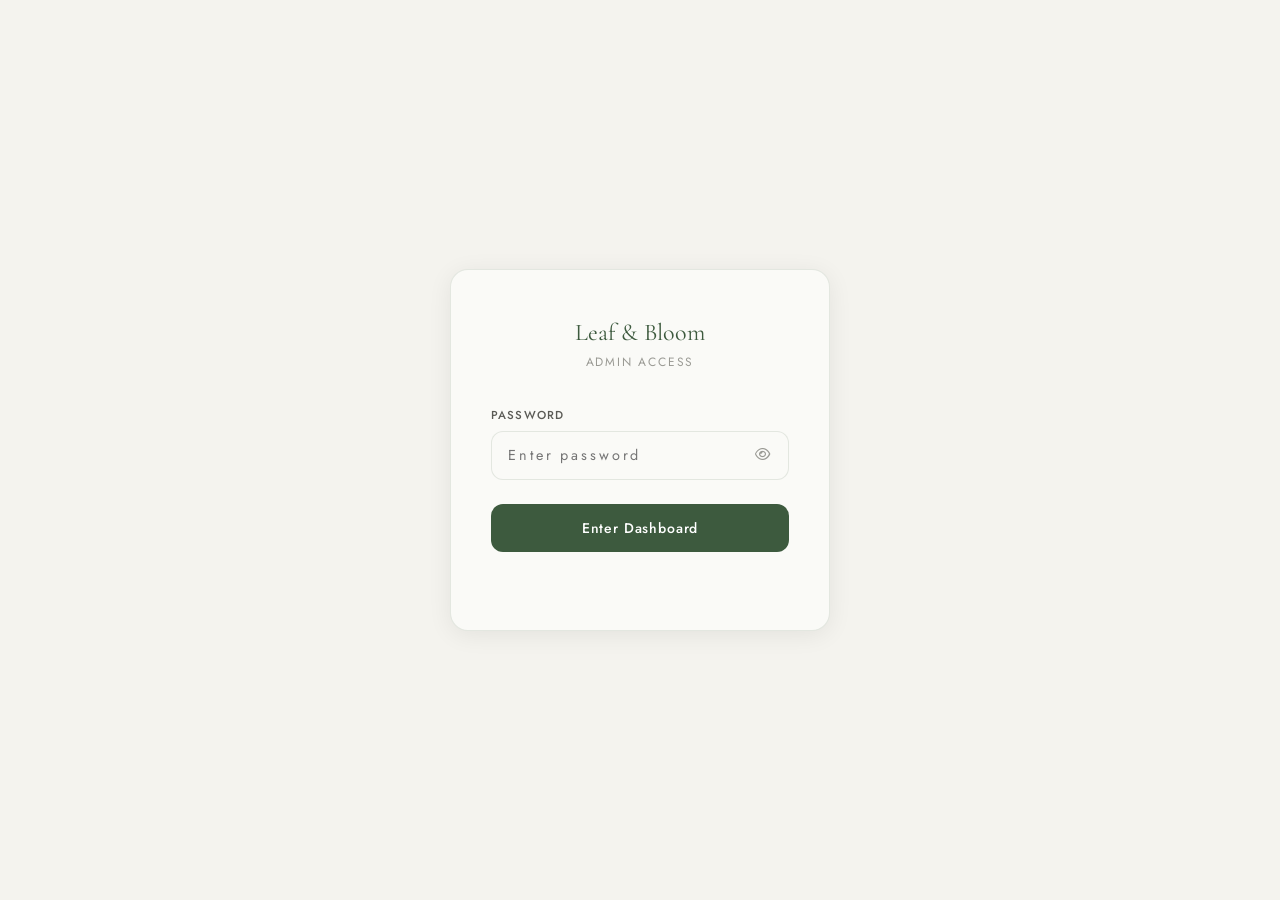
<file: admin.html>
<!DOCTYPE html>
<html lang="en">
<head>
  <meta charset="UTF-8" />
  <meta name="viewport" content="width=device-width, initial-scale=1.0" />
  <title>Admin — Leaf &amp; Bloom Reviews</title>
  <meta name="robots" content="noindex, nofollow" />
  <link rel="preconnect" href="https://fonts.googleapis.com" />
  <link rel="preconnect" href="https://fonts.gstatic.com" crossorigin />
  <link href="https://fonts.googleapis.com/css2?family=Cormorant+Garamond:wght@300;400;500&family=Jost:wght@300;400;500&display=swap" rel="stylesheet" />
  <link rel="stylesheet" href="https://cdnjs.cloudflare.com/ajax/libs/font-awesome/6.5.0/css/all.min.css" />
  <style>
    *, *::before, *::after { box-sizing: border-box; margin: 0; padding: 0; }

    :root {
      --green:      #3D5A3E;
      --green-lt:   #6B8F71;
      --gold:       #C9A84C;
      --surface:    #FAFAF7;
      --border:     rgba(61,90,62,0.12);
      --text:       #1C1C1A;
      --text-mid:   #5A5A55;
      --text-lt:    #9A9A94;
      --radius:     12px;
      --shadow:     0 4px 24px rgba(0,0,0,0.07);
    }

    body {
      font-family: 'Jost', sans-serif;
      background: #F4F3EE;
      color: var(--text);
      min-height: 100vh;
    }

    /* ── Lock screen ── */
    #lock-screen {
      position: fixed;
      inset: 0;
      background: #F4F3EE;
      display: flex;
      align-items: center;
      justify-content: center;
      z-index: 100;
    }
    .lock-card {
      background: var(--surface);
      border: 1px solid var(--border);
      border-radius: 18px;
      padding: 3rem 2.5rem;
      width: 100%;
      max-width: 380px;
      box-shadow: var(--shadow);
      text-align: center;
    }
    .lock-logo {
      font-family: 'Cormorant Garamond', serif;
      font-size: 1.5rem;
      font-weight: 400;
      color: var(--green);
      margin-bottom: 0.35rem;
    }
    .lock-sub {
      font-size: 0.75rem;
      letter-spacing: 0.15em;
      text-transform: uppercase;
      color: var(--text-lt);
      margin-bottom: 2.25rem;
    }
    .lock-label {
      display: block;
      text-align: left;
      font-size: 0.72rem;
      font-weight: 500;
      letter-spacing: 0.1em;
      text-transform: uppercase;
      color: var(--text-mid);
      margin-bottom: 0.5rem;
    }
    .lock-input-wrap {
      position: relative;
      margin-bottom: 1.25rem;
    }
    .lock-input {
      width: 100%;
      padding: 0.85rem 3rem 0.85rem 1rem;
      border: 1px solid var(--border);
      border-radius: var(--radius);
      font-family: 'Jost', sans-serif;
      font-size: 0.9rem;
      background: var(--surface);
      color: var(--text);
      outline: none;
      transition: border-color 0.2s;
      letter-spacing: 0.2em;
    }
    .lock-input:focus { border-color: var(--green); }
    .lock-eye {
      position: absolute;
      right: 1rem;
      top: 50%;
      transform: translateY(-50%);
      background: none;
      border: none;
      cursor: pointer;
      color: var(--text-lt);
      font-size: 0.85rem;
      padding: 0.2rem;
    }
    .lock-eye:hover { color: var(--green); }
    .lock-btn {
      width: 100%;
      padding: 0.9rem;
      background: var(--green);
      color: #fff;
      border: none;
      border-radius: var(--radius);
      font-family: 'Jost', sans-serif;
      font-size: 0.875rem;
      font-weight: 500;
      letter-spacing: 0.06em;
      cursor: pointer;
      transition: background 0.2s;
      margin-top: 0.25rem;
    }
    .lock-btn:hover { background: #2e4430; }
    .lock-error {
      font-size: 0.78rem;
      color: #c0392b;
      margin-top: 0.75rem;
      min-height: 1.1rem;
      text-align: center;
    }

    /* ── Admin dashboard ── */
    #dashboard {
      display: none;
      min-height: 100vh;
    }

    /* Top bar */
    .admin-bar {
      background: var(--surface);
      border-bottom: 1px solid var(--border);
      padding: 0 2rem;
      height: 60px;
      display: flex;
      align-items: center;
      justify-content: space-between;
      position: sticky;
      top: 0;
      z-index: 10;
    }
    .admin-bar-brand {
      font-family: 'Cormorant Garamond', serif;
      font-size: 1.2rem;
      color: var(--green);
    }
    .admin-bar-label {
      font-size: 0.7rem;
      letter-spacing: 0.15em;
      text-transform: uppercase;
      color: var(--text-lt);
      margin-left: 0.75rem;
    }
    .admin-bar-left { display: flex; align-items: center; }
    .btn-logout {
      background: none;
      border: 1px solid var(--border);
      border-radius: 8px;
      padding: 0.4rem 1rem;
      font-family: 'Jost', sans-serif;
      font-size: 0.78rem;
      color: var(--text-mid);
      cursor: pointer;
      transition: border-color 0.2s, color 0.2s;
    }
    .btn-logout:hover { border-color: var(--green); color: var(--green); }

    /* Content */
    .admin-content {
      max-width: 900px;
      margin: 0 auto;
      padding: 2.5rem 1.5rem 5rem;
    }

    /* Stats row */
    .stats-row {
      display: grid;
      grid-template-columns: repeat(4, 1fr);
      gap: 1rem;
      margin-bottom: 2.5rem;
    }
    .stat-card {
      background: var(--surface);
      border: 1px solid var(--border);
      border-radius: var(--radius);
      padding: 1.25rem 1.5rem;
    }
    .stat-card-label {
      font-size: 0.68rem;
      letter-spacing: 0.12em;
      text-transform: uppercase;
      color: var(--text-lt);
      margin-bottom: 0.5rem;
    }
    .stat-card-value {
      font-family: 'Cormorant Garamond', serif;
      font-size: 2rem;
      font-weight: 300;
      color: var(--green);
      line-height: 1;
    }
    .stat-card-sub {
      font-size: 0.75rem;
      color: var(--text-lt);
      margin-top: 0.3rem;
    }

    /* Toolbar */
    .reviews-toolbar {
      display: flex;
      align-items: center;
      justify-content: space-between;
      flex-wrap: wrap;
      gap: 0.75rem;
      margin-bottom: 1.25rem;
    }
    .section-heading {
      font-family: 'Cormorant Garamond', serif;
      font-size: 1.3rem;
      font-weight: 400;
      color: var(--text);
    }
    .toolbar-right { display: flex; align-items: center; gap: 0.6rem; }
    .filter-select {
      padding: 0.45rem 0.9rem;
      border: 1px solid var(--border);
      border-radius: 8px;
      font-family: 'Jost', sans-serif;
      font-size: 0.78rem;
      background: var(--surface);
      color: var(--text);
      outline: none;
      cursor: pointer;
    }
    .btn-export {
      padding: 0.45rem 1rem;
      background: var(--green);
      color: #fff;
      border: none;
      border-radius: 8px;
      font-family: 'Jost', sans-serif;
      font-size: 0.78rem;
      cursor: pointer;
      transition: background 0.2s;
    }
    .btn-export:hover { background: #2e4430; }
    .btn-clear-all {
      padding: 0.45rem 1rem;
      background: none;
      color: #c0392b;
      border: 1px solid rgba(192,57,43,0.25);
      border-radius: 8px;
      font-family: 'Jost', sans-serif;
      font-size: 0.78rem;
      cursor: pointer;
      transition: background 0.2s, border-color 0.2s;
    }
    .btn-clear-all:hover { background: rgba(192,57,43,0.06); border-color: #c0392b; }

    /* Review cards */
    .review-card {
      background: var(--surface);
      border: 1px solid var(--border);
      border-radius: var(--radius);
      padding: 1.5rem;
      margin-bottom: 0.875rem;
      position: relative;
    }
    .review-card-header {
      display: flex;
      align-items: flex-start;
      gap: 1rem;
      margin-bottom: 1rem;
    }
    .review-avatar {
      width: 40px;
      height: 40px;
      border-radius: 50%;
      background: linear-gradient(135deg, var(--green), var(--gold));
      color: #fff;
      display: flex;
      align-items: center;
      justify-content: center;
      font-family: 'Cormorant Garamond', serif;
      font-size: 1rem;
      flex-shrink: 0;
    }
    .review-name {
      font-size: 0.95rem;
      font-weight: 500;
      color: var(--text);
      margin-bottom: 0.15rem;
    }
    .review-meta {
      font-size: 0.72rem;
      color: var(--text-lt);
      display: flex;
      align-items: center;
      gap: 0.75rem;
      flex-wrap: wrap;
    }
    .review-meta-tag {
      background: rgba(61,90,62,0.08);
      color: var(--green);
      border-radius: 4px;
      padding: 0.1rem 0.5rem;
      font-size: 0.68rem;
      letter-spacing: 0.05em;
    }
    .review-stars {
      color: var(--gold);
      font-size: 0.85rem;
      letter-spacing: 2px;
      margin-left: auto;
      flex-shrink: 0;
    }
    .review-star-label {
      font-size: 0.68rem;
      color: var(--gold);
      text-align: right;
      margin-top: 0.1rem;
    }
    .review-email {
      font-size: 0.78rem;
      color: var(--text-lt);
      margin-bottom: 0.75rem;
    }
    .review-email a { color: var(--green); text-decoration: none; }
    .review-email a:hover { text-decoration: underline; }
    .review-improvements {
      display: flex;
      flex-wrap: wrap;
      gap: 0.4rem;
      margin-bottom: 0.75rem;
    }
    .improvement-tag {
      font-size: 0.7rem;
      background: rgba(201,168,76,0.1);
      color: #8a6e2a;
      border: 1px solid rgba(201,168,76,0.25);
      border-radius: 4px;
      padding: 0.15rem 0.5rem;
    }
    .review-comment {
      font-size: 0.875rem;
      color: var(--text-mid);
      line-height: 1.75;
      border-left: 2px solid var(--border);
      padding-left: 1rem;
      font-style: italic;
    }
    .review-recommend {
      margin-top: 0.75rem;
      font-size: 0.75rem;
      color: var(--text-lt);
    }
    .review-recommend strong { color: var(--text-mid); }
    .btn-delete {
      position: absolute;
      top: 1.25rem;
      right: 1.25rem;
      background: none;
      border: none;
      color: var(--text-lt);
      cursor: pointer;
      font-size: 0.8rem;
      padding: 0.25rem;
      transition: color 0.15s;
    }
    .btn-delete:hover { color: #c0392b; }

    /* Empty state */
    .empty-state {
      text-align: center;
      padding: 4rem 2rem;
      background: var(--surface);
      border: 1px solid var(--border);
      border-radius: var(--radius);
    }
    .empty-state-icon { font-size: 2.5rem; opacity: 0.2; margin-bottom: 1rem; }
    .empty-state-title {
      font-family: 'Cormorant Garamond', serif;
      font-size: 1.4rem;
      margin-bottom: 0.4rem;
      color: var(--text);
    }
    .empty-state-sub { font-size: 0.85rem; color: var(--text-lt); }

    /* Note */
    .netlify-note {
      background: rgba(61,90,62,0.05);
      border: 1px solid rgba(61,90,62,0.15);
      border-radius: var(--radius);
      padding: 1rem 1.25rem;
      margin-bottom: 2rem;
      font-size: 0.8rem;
      color: var(--text-mid);
      line-height: 1.65;
    }
    .netlify-note strong { color: var(--green); }
    .netlify-note a { color: var(--green); }

    @media (max-width: 600px) {
      .stats-row { grid-template-columns: repeat(2, 1fr); }
      .admin-bar { padding: 0 1rem; }
      .admin-content { padding: 1.5rem 1rem 4rem; }
      .reviews-toolbar { flex-direction: column; align-items: flex-start; }
    }
  </style>
</head>
<body>

<!-- Lock Screen -->
<div id="lock-screen">
  <div class="lock-card">
    <div class="lock-logo">Leaf &amp; Bloom</div>
    <div class="lock-sub">Admin Access</div>
    <label class="lock-label" for="admin-pass">Password</label>
    <div class="lock-input-wrap">
      <input type="password" id="admin-pass" class="lock-input" placeholder="Enter password" autocomplete="current-password" />
      <button class="lock-eye" id="toggle-pass" type="button" aria-label="Show password">
        <i class="fa-regular fa-eye"></i>
      </button>
    </div>
    <button class="lock-btn" id="login-btn" type="button">Enter Dashboard</button>
    <div class="lock-error" id="lock-error"></div>
  </div>
</div>

<!-- Dashboard -->
<div id="dashboard">

  <header class="admin-bar">
    <div class="admin-bar-left">
      <span class="admin-bar-brand">Leaf &amp; Bloom</span>
      <span class="admin-bar-label">Reviews Dashboard</span>
    </div>
    <button class="btn-logout" id="btn-logout">
      <i class="fa-regular fa-right-from-bracket"></i> Sign out
    </button>
  </header>

  <div class="admin-content">

    <!-- Netlify note -->
    <div class="netlify-note">
      <strong>Note:</strong> Reviews shown here are submitted through the feedback form and saved in this browser's local storage.
      To view all submissions including those from other devices, go to your
      <a href="https://app.netlify.com" target="_blank" rel="noopener">Netlify dashboard</a>
      and open the <strong>Forms</strong> tab for the <strong>leaf-bloom-feedback</strong> form.
    </div>

    <!-- Stats -->
    <div class="stats-row" id="stats-row">
      <div class="stat-card">
        <div class="stat-card-label">Total Reviews</div>
        <div class="stat-card-value" id="stat-total">0</div>
        <div class="stat-card-sub">all submissions</div>
      </div>
      <div class="stat-card">
        <div class="stat-card-label">Average Rating</div>
        <div class="stat-card-value" id="stat-avg">—</div>
        <div class="stat-card-sub">out of 5 stars</div>
      </div>
      <div class="stat-card">
        <div class="stat-card-label">5-Star Reviews</div>
        <div class="stat-card-value" id="stat-five">0</div>
        <div class="stat-card-sub" id="stat-five-pct">— of total</div>
      </div>
      <div class="stat-card">
        <div class="stat-card-label">Would Recommend</div>
        <div class="stat-card-value" id="stat-rec">—</div>
        <div class="stat-card-sub">responded yes</div>
      </div>
    </div>

    <!-- Toolbar -->
    <div class="reviews-toolbar">
      <span class="section-heading">Submitted Feedback</span>
      <div class="toolbar-right">
        <select class="filter-select" id="filter-rating" aria-label="Filter by rating">
          <option value="all">All ratings</option>
          <option value="5">5 stars</option>
          <option value="4">4 stars</option>
          <option value="3">3 stars</option>
          <option value="2">2 stars</option>
          <option value="1">1 star</option>
        </select>
        <button class="btn-export" id="btn-export">
          <i class="fa-regular fa-file-csv"></i> Export CSV
        </button>
        <button class="btn-clear-all" id="btn-clear-all">Clear All</button>
      </div>
    </div>

    <!-- Reviews list -->
    <div id="admin-reviews-list"></div>

  </div>
</div>

<script>
(function () {
  // ── Config ──────────────────────────────────────────────
  // Change this password to whatever you want
  const ADMIN_PASSWORD = 'leafbloom2025';
  const SESSION_KEY    = 'lb_admin_auth';
  const REVIEWS_KEY    = 'lb_reviews';

  // ── Elements ─────────────────────────────────────────────
  const lockScreen  = document.getElementById('lock-screen');
  const dashboard   = document.getElementById('dashboard');
  const passInput   = document.getElementById('admin-pass');
  const loginBtn    = document.getElementById('login-btn');
  const lockError   = document.getElementById('lock-error');
  const togglePass  = document.getElementById('toggle-pass');
  const logoutBtn   = document.getElementById('btn-logout');
  const filterSel   = document.getElementById('filter-rating');
  const exportBtn   = document.getElementById('btn-export');
  const clearAllBtn = document.getElementById('btn-clear-all');
  const reviewsList = document.getElementById('admin-reviews-list');

  // ── Auth ─────────────────────────────────────────────────
  function unlock() {
    lockScreen.style.display  = 'none';
    dashboard.style.display   = 'block';
    sessionStorage.setItem(SESSION_KEY, '1');
    renderAll();
  }

  function lock() {
    sessionStorage.removeItem(SESSION_KEY);
    lockScreen.style.display  = 'flex';
    dashboard.style.display   = 'none';
    passInput.value = '';
    lockError.textContent = '';
  }

  function attemptLogin() {
    if (passInput.value === ADMIN_PASSWORD) {
      lockError.textContent = '';
      unlock();
    } else {
      lockError.textContent = 'Incorrect password. Please try again.';
      passInput.value = '';
      passInput.focus();
    }
  }

  // Auto-unlock if already authenticated this session
  if (sessionStorage.getItem(SESSION_KEY) === '1') unlock();

  loginBtn.addEventListener('click', attemptLogin);
  passInput.addEventListener('keydown', e => { if (e.key === 'Enter') attemptLogin(); });
  logoutBtn.addEventListener('click', lock);

  togglePass.addEventListener('click', () => {
    const show = passInput.type === 'password';
    passInput.type = show ? 'text' : 'password';
    togglePass.innerHTML = show
      ? '<i class="fa-regular fa-eye-slash"></i>'
      : '<i class="fa-regular fa-eye"></i>';
  });

  // ── Data ─────────────────────────────────────────────────
  async function getReviews() {
    try {
      const stored = await window.storage.get(REVIEWS_KEY, true);
      if (stored && stored.value) return JSON.parse(stored.value);
    } catch (e) { /* key doesn't exist yet */ }
    // Fallback to localStorage
    return JSON.parse(localStorage.getItem(REVIEWS_KEY) || '[]');
  }

  async function saveReviews(reviews) {
    try {
      await window.storage.set(REVIEWS_KEY, JSON.stringify(reviews), true);
    } catch (e) {
      localStorage.setItem(REVIEWS_KEY, JSON.stringify(reviews));
    }
  }

  async function deleteReview(index) {
    if (!confirm('Delete this review? This cannot be undone.')) return;
    const reviews = await getReviews();
    reviews.splice(index, 1);
    await saveReviews(reviews);
    renderAll();
  }

  // ── Stats ─────────────────────────────────────────────────
  function renderStats(reviews) {
    const total = reviews.length;
    const avg   = total ? (reviews.reduce((s, r) => s + (r.rating || 0), 0) / total).toFixed(1) : '—';
    const five  = reviews.filter(r => r.rating === 5).length;
    const rec   = reviews.filter(r => r.recommend === 'yes').length;
    const recPct = total ? Math.round((rec / total) * 100) + '%' : '—';

    document.getElementById('stat-total').textContent   = total;
    document.getElementById('stat-avg').textContent     = avg;
    document.getElementById('stat-five').textContent    = five;
    document.getElementById('stat-five-pct').textContent = total ? Math.round((five / total) * 100) + '% of total' : '— of total';
    document.getElementById('stat-rec').textContent     = recPct;
  }

  // ── Render ────────────────────────────────────────────────
  const ratingLabels = { 1: 'Poor', 2: 'Fair', 3: 'Good', 4: 'Great', 5: 'Excellent' };

  async function renderAll() {
    const reviews    = await getReviews();
    const filterVal  = filterSel.value;
    const filtered   = filterVal === 'all'
      ? reviews
      : reviews.filter(r => String(r.rating) === filterVal);

    renderStats(reviews);

    if (filtered.length === 0) {
      reviewsList.innerHTML = `
        <div class="empty-state">
          <div class="empty-state-icon"><i class="fa-regular fa-comment-dots"></i></div>
          <div class="empty-state-title">No reviews yet</div>
          <div class="empty-state-sub">Submitted feedback will appear here.</div>
        </div>`;
      return;
    }

    reviewsList.innerHTML = filtered.map((r, i) => {
      const initials  = (r.name || 'A').split(' ').map(w => w[0]).join('').slice(0, 2).toUpperCase();
      const filled    = '&#9733;'.repeat(r.rating || 0);
      const empty     = '&#9734;'.repeat(5 - (r.rating || 0));
      const label     = ratingLabels[r.rating] || '';
      const emailHtml = r.email
        ? `<div class="review-email">Email: <a href="mailto:${esc(r.email)}">${esc(r.email)}</a></div>`
        : '';
      const improvements = Array.isArray(r.improvements)
        ? r.improvements
        : (r.improvements ? [r.improvements] : []);
      const tagsHtml = improvements.length
        ? `<div class="review-improvements">${improvements.map(t => `<span class="improvement-tag">${esc(t)}</span>`).join('')}</div>`
        : '';
      const recommendMap = { yes: 'Yes, definitely!', maybe: 'Maybe', no: 'Not yet' };
      const recHtml = r.recommend
        ? `<div class="review-recommend">Would recommend: <strong>${recommendMap[r.recommend] || r.recommend}</strong></div>`
        : '';

      // Use real index in full reviews array for deletion
      const realIndex = reviews.indexOf(r);

      return `
      <div class="review-card">
        <button class="btn-delete" onclick="deleteReview(${realIndex})" title="Delete review">
          <i class="fa-regular fa-trash-can"></i>
        </button>
        <div class="review-card-header">
          <div class="review-avatar">${initials}</div>
          <div style="flex:1;min-width:0;">
            <div class="review-name">${esc(r.name || 'Anonymous')}</div>
            <div class="review-meta">
              <span>${r.date || 'No date'}</span>
              <span class="review-meta-tag">Rating: ${r.rating || '—'} / 5</span>
            </div>
          </div>
          <div style="text-align:right;flex-shrink:0;">
            <div class="review-stars">${filled}${empty}</div>
            <div class="review-star-label">${label}</div>
          </div>
        </div>
        ${emailHtml}
        ${tagsHtml}
        ${r.comment ? `<div class="review-comment">${esc(r.comment)}</div>` : ''}
        ${recHtml}
      </div>`;
    }).join('');
  }

  // Make deleteReview globally accessible for inline onclick
  window.deleteReview = deleteReview;

  filterSel.addEventListener('change', renderAll);

  // ── Clear all ─────────────────────────────────────────────
  clearAllBtn.addEventListener('click', async () => {
    if (!confirm('Delete ALL reviews? This cannot be undone.')) return;
    await saveReviews([]);
    renderAll();
  });

  // ── CSV Export ────────────────────────────────────────────
  exportBtn.addEventListener('click', async () => {
    const reviews = await getReviews();
    if (!reviews.length) { alert('No reviews to export.'); return; }

    const headers = ['Name', 'Email', 'Rating', 'Star Label', 'Comment', 'Would Recommend', 'Improvements', 'Date'];
    const rows    = reviews.map(r => [
      r.name    || '',
      r.email   || '',
      r.rating  || '',
      ratingLabels[r.rating] || '',
      r.comment || '',
      r.recommend || '',
      (Array.isArray(r.improvements) ? r.improvements.join('; ') : r.improvements || ''),
      r.date    || ''
    ].map(v => `"${String(v).replace(/"/g, '""')}"`));

    const csv  = [headers, ...rows].map(r => r.join(',')).join('\n');
    const blob = new Blob([csv], { type: 'text/csv;charset=utf-8;' });
    const url  = URL.createObjectURL(blob);
    const a    = document.createElement('a');
    a.href     = url;
    a.download = `leaf-bloom-reviews-${new Date().toISOString().slice(0,10)}.csv`;
    a.click();
    URL.revokeObjectURL(url);
  });

  // ── Helpers ───────────────────────────────────────────────
  function esc(str) {
    return String(str)
      .replace(/&/g, '&amp;')
      .replace(/</g, '&lt;')
      .replace(/>/g, '&gt;')
      .replace(/"/g, '&quot;');
  }

})();
</script>
</body>
</html>
</file>
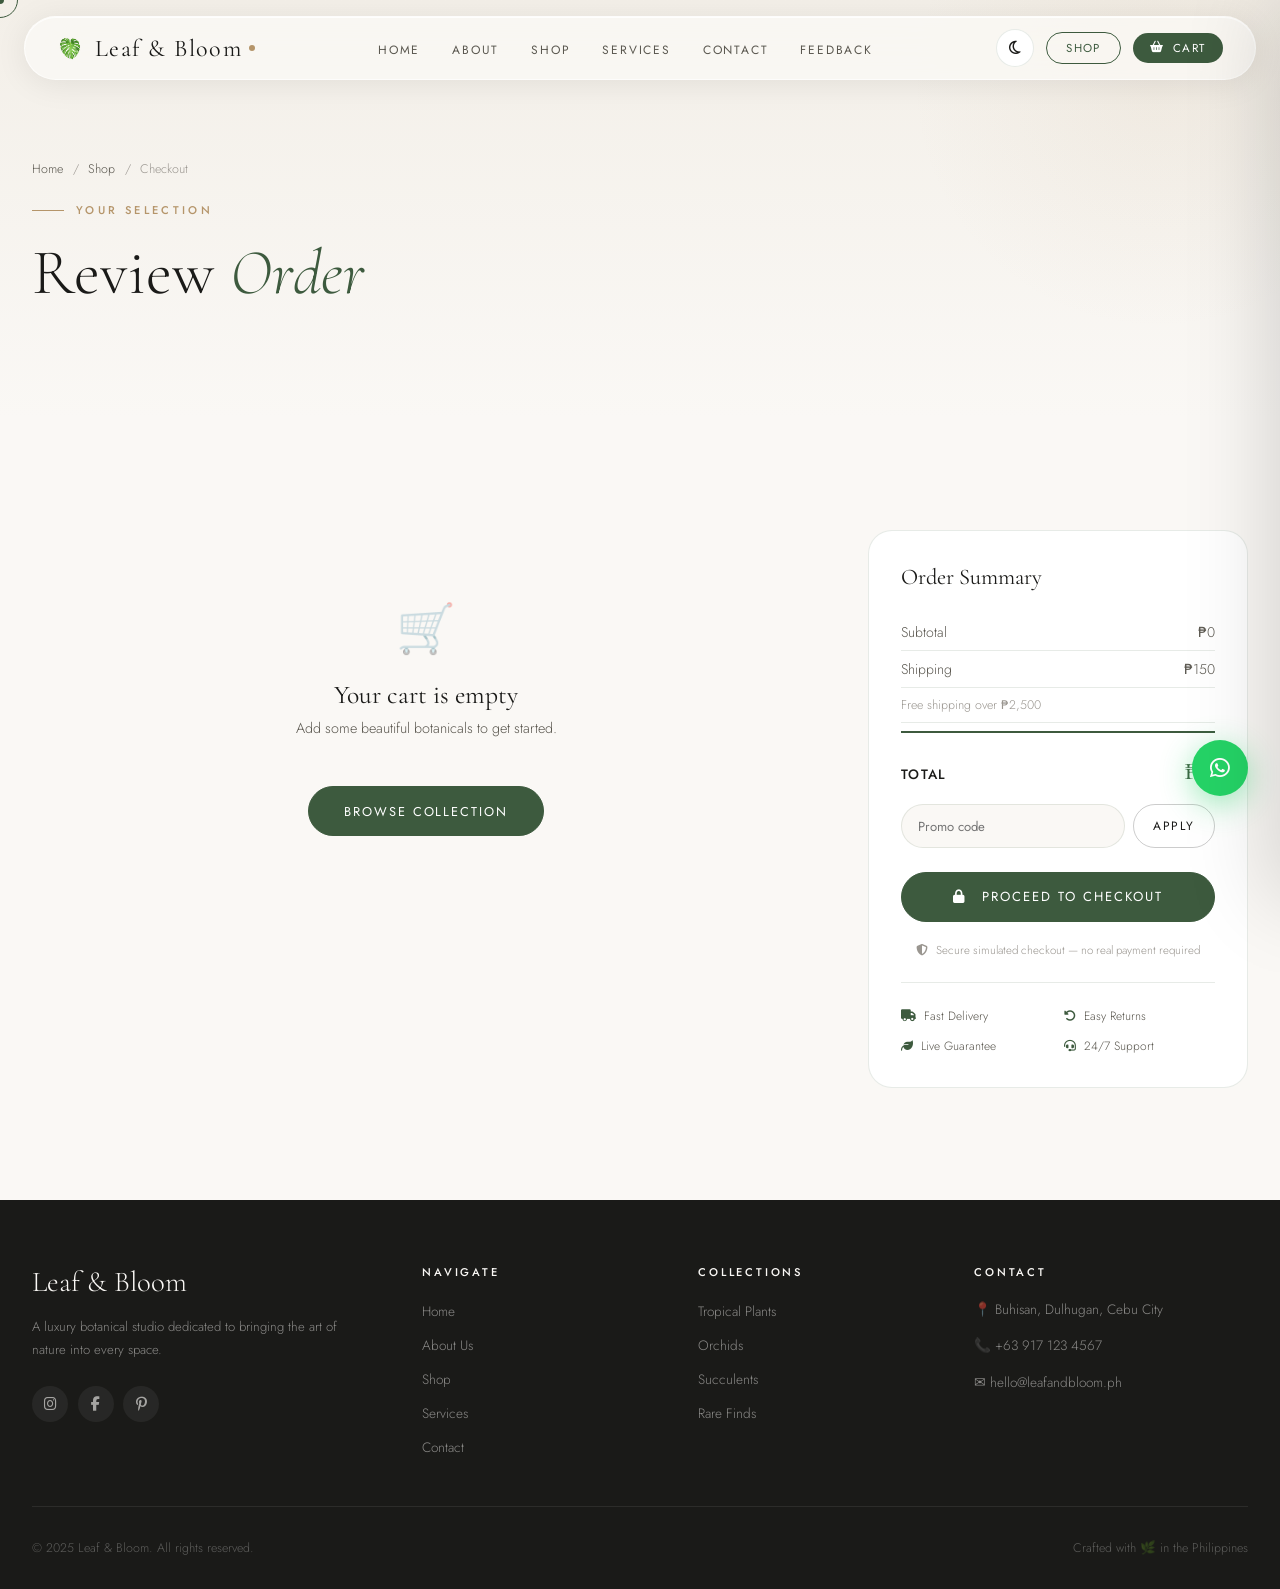
<file: checkout.html>
<!DOCTYPE html>
<html lang="en">
<head>
  <meta charset="UTF-8" />
  <meta name="viewport" content="width=device-width, initial-scale=1.0" />
  <title>Checkout — Leaf &amp; Bloom</title>
  <link rel="icon" href="./images/leaf.png" type="image/x-icon" />
  <meta name="description" content="Review your cart and complete your order at Leaf & Bloom." />
  <link rel="preconnect" href="https://fonts.googleapis.com" />
  <link rel="stylesheet" href="https://cdnjs.cloudflare.com/ajax/libs/font-awesome/6.5.0/css/all.min.css" />
  <link rel="stylesheet" href="./css/style.css" />
</head>
<body>

<div id="loader"><div class="loader-logo">Leaf &amp; Bloom</div><div class="loader-line"></div><div class="loader-pct">0%</div></div>
<div id="cursor-dot"></div>
<div id="cursor-outline"></div>
<div id="scroll-progress"></div>
<div class="page-transition"></div>
<div id="toast-container"></div>

<nav id="navbar">
  <a href="index.html" class="nav-logo"><img src="./images/leaf.png" alt="" class="nav-logo-img" aria-hidden="true">Leaf &amp; Bloom <span class="logo-dot"></span></a>
  <ul class="nav-links">
    <li><a href="index.html">Home</a></li>
    <li><a href="about.html">About</a></li>
    <li><a href="products.html">Shop</a></li>
    <li><a href="services.html">Services</a></li>
    <li><a href="contact.html">Contact</a></li>
    <li><a href="feedback.html">Feedback</a></li>
  </ul>
  <div class="nav-actions">
    <button class="theme-toggle" aria-label="Toggle dark mode"><i class="fa-regular fa-moon"></i></button>
    <a href="products.html" class="btn-nav">Shop</a>
    <button class="btn-cart" aria-label="Open cart">
      <i class="fa-solid fa-basket-shopping"></i><span>Cart</span>
      <span class="cart-badge hidden">0</span>
    </button>
    <button class="hamburger" aria-label="Open menu"><span></span><span></span><span></span></button>
  </div>
</nav>
<div class="nav-overlay"></div>
<nav class="mobile-nav">
  <a href="index.html">Home</a><a href="about.html">About</a><a href="products.html">Shop</a>
  <a href="services.html">Services</a><a href="contact.html">Contact</a><a href="feedback.html">Feedback</a>
  <div class="mobile-nav-footer"><button class="btn-cart-mobile btn-cart"><i class="fa-solid fa-basket-shopping"></i> View Cart <span class="cart-badge hidden">0</span></button></div>
</nav>

<div class="cart-drawer-overlay"></div>
<aside id="cart-drawer">
  <div class="cart-drawer-header"><div class="cart-drawer-title">Your Cart</div><button class="cart-close">✕</button></div>
  <div class="cart-items"></div>
  <div class="cart-drawer-footer">
    <div class="cart-summary-row"><span class="cart-summary-label">Subtotal</span><span class="cart-summary-val cart-subtotal-val">₱0</span></div>
    <div class="cart-summary-row"><span class="cart-summary-label">Shipping</span><span class="cart-summary-val cart-shipping-val">₱150</span></div>
    <div class="cart-total-row"><span class="cart-total-label">Total</span><span class="cart-total-val">₱0</span></div>
    <div class="cart-cta-wrap">
      <button class="btn btn-outline btn-to-checkout">Checkout</button>
      <a href="checkout.html" class="btn btn-primary">Order Now</a>
    </div>
    <button class="btn-clear-cart">Clear Cart</button>
  </div>
</aside>

<!-- Order Confirmation Modal -->
<div id="order-modal" role="dialog" aria-modal="true" aria-label="Order confirmation">
  <div class="order-modal-backdrop"></div>
  <div class="order-modal-content">
    <!-- Loading State -->
    <div class="order-loading">
      <div class="order-spinner"></div>
      <p style="font-family:var(--font-display);font-size:1.3rem;color:var(--clr-text);">Processing your order…</p>
      <p style="font-size:0.85rem;color:var(--clr-text-mid);">Please wait a moment</p>
    </div>
    <!-- Success State -->
    <div class="order-success" style="display:none;">
      <div class="order-success-icon">🌿</div>
      <h2 class="order-modal-title">Order Placed!</h2>
      <p class="order-modal-sub">Thank you for your order. We'll prepare your botanicals with care and notify you when they're on their way.</p>
      <div class="order-num"></div>
      <div style="background:var(--clr-bg-2);border-radius:var(--radius-md);padding:1rem 1.5rem;margin-bottom:1.5rem;text-align:left;">
        <p style="font-size:0.78rem;color:var(--clr-text-lt);margin-bottom:0.3rem;letter-spacing:0.1em;text-transform:uppercase;">Estimated Delivery</p>
        <p style="font-size:0.95rem;color:var(--clr-text);font-weight:400;">3–5 business days</p>
      </div>
      <button class="btn btn-primary btn-close-order" style="width:100%;justify-content:center;">
        Continue Shopping <i class="fa-solid fa-arrow-right" style="margin-left:0.5rem;"></i>
      </button>
    </div>
  </div>
</div>

<button id="back-to-top" aria-label="Back to top"><i class="fa-solid fa-chevron-up"></i></button>
<a id="whatsapp-btn" href="https://wa.me/639171234567" target="_blank" rel="noopener" aria-label="WhatsApp"><i class="fa-brands fa-whatsapp"></i></a>

<main>
  <section class="page-header">
    <div class="container">
      <div class="breadcrumb">
        <a href="index.html">Home</a><span>/</span>
        <a href="products.html">Shop</a><span>/</span>
        <span>Checkout</span>
      </div>
      <p class="section-label reveal">Your Selection</p>
      <h1 class="page-header-title reveal delay-1">Review <em>Order</em></h1>
      <p class="section-sub reveal delay-2">Almost there — review your items and place your order.</p>
    </div>
  </section>

  <section class="section">
    <div class="container">
      <div class="checkout-layout">

        <!-- Left: Cart Items -->
        <div class="checkout-main">
          <h2 class="checkout-section-title">
            Cart Items
            <span style="font-size:0.85rem;font-family:var(--font-body);color:var(--clr-text-lt);font-weight:300;margin-left:0.5rem;">(<span class="checkout-item-count">0</span> items)</span>
          </h2>
          <div class="checkout-items"></div>

          <!-- Continue Shopping -->
          <div style="display:flex;gap:1rem;flex-wrap:wrap;margin-top:1rem;">
            <a href="products.html" class="btn btn-outline">
              <i class="fa-solid fa-arrow-left" style="margin-right:0.4rem;"></i> Continue Shopping
            </a>
            <button class="btn btn-outline btn-clear-cart" style="border-color:#C0544D33;color:var(--clr-text-mid);">
              Clear Cart
            </button>
          </div>
        </div>

        <!-- Right: Order Summary -->
        <div class="checkout-summary-card reveal delay-2">
          <h3 class="checkout-summary-title">Order Summary</h3>

          <div class="checkout-summary-row">
            <span>Subtotal</span>
            <span class="checkout-subtotal-val">₱0</span>
          </div>
          <div class="checkout-summary-row">
            <span>Shipping</span>
            <span class="checkout-shipping-val">₱150</span>
          </div>
          <div class="checkout-summary-row" style="font-size:0.78rem;color:var(--clr-text-lt);">
            <span>Free shipping over ₱2,500</span>
          </div>

          <div class="checkout-total-row">
            <span class="checkout-total-label">Total</span>
            <span class="checkout-total-val">₱0</span>
          </div>

          <!-- Promo Code -->
          <div style="margin:1rem 0;display:flex;gap:0.5rem;">
            <input type="text" id="promo-input" placeholder="Promo code" aria-label="Promo code"
              style="flex:1;padding:0.7rem 1rem;border:1px solid var(--clr-border);border-radius:var(--radius-pill);font-family:var(--font-body);font-size:0.82rem;background:var(--clr-bg);color:var(--clr-text);outline:none;transition:border-color 0.2s;" />
            <button id="promo-btn" class="btn btn-outline" style="padding:0.7rem 1.2rem;font-size:0.75rem;">Apply</button>
          </div>

          <div class="checkout-actions">
            <button class="btn btn-primary btn-proceed-checkout" style="font-size:0.82rem;">
              <i class="fa-solid fa-lock" style="margin-right:0.4rem;"></i>
              Proceed to Checkout
            </button>
            <p style="font-size:0.72rem;color:var(--clr-text-lt);text-align:center;margin-top:0.5rem;">
              <i class="fa-solid fa-shield-halved" style="margin-right:0.3rem;"></i>
              Secure simulated checkout — no real payment required
            </p>
          </div>

          <!-- Trust badges -->
          <div style="display:grid;grid-template-columns:1fr 1fr;gap:0.75rem;margin-top:1.5rem;padding-top:1.5rem;border-top:1px solid var(--clr-border);">
            <div style="display:flex;align-items:center;gap:0.5rem;font-size:0.75rem;color:var(--clr-text-mid);">
              <i class="fa-solid fa-truck" style="color:var(--clr-primary);"></i> Fast Delivery
            </div>
            <div style="display:flex;align-items:center;gap:0.5rem;font-size:0.75rem;color:var(--clr-text-mid);">
              <i class="fa-solid fa-rotate-left" style="color:var(--clr-primary);"></i> Easy Returns
            </div>
            <div style="display:flex;align-items:center;gap:0.5rem;font-size:0.75rem;color:var(--clr-text-mid);">
              <i class="fa-solid fa-leaf" style="color:var(--clr-primary);"></i> Live Guarantee
            </div>
            <div style="display:flex;align-items:center;gap:0.5rem;font-size:0.75rem;color:var(--clr-text-mid);">
              <i class="fa-solid fa-headset" style="color:var(--clr-primary);"></i> 24/7 Support
            </div>
          </div>
        </div>

      </div>
    </div>
  </section>

</main>

<footer>
  <div class="container">
    <div class="footer-grid">
      <div>
        <div class="footer-brand">Leaf &amp; Bloom</div>
        <p class="footer-about">A luxury botanical studio dedicated to bringing the art of nature into every space.</p>
        <div class="footer-social">
          <a href="https://www.instagram.com/jow_neeel/" target="_blank" rel="noopener" aria-label="Instagram"><i class="fa-brands fa-instagram"></i></a>
          <a href="https://www.facebook.com/johnn.artiaga05" target="_blank" rel="noopener" aria-label="Facebook"><i class="fa-brands fa-facebook-f"></i></a>
          <a href="https://ph.pinterest.com/artiagajohnnel05/" target="_blank" rel="noopener" aria-label="Pinterest"><i class="fa-brands fa-pinterest-p"></i></a>
        </div>
      </div>
      <div><p class="footer-heading">Navigate</p><ul class="footer-links"><li><a href="index.html">Home</a></li><li><a href="about.html">About Us</a></li><li><a href="products.html">Shop</a></li><li><a href="services.html">Services</a></li><li><a href="contact.html">Contact</a></li></ul></div>
      <div><p class="footer-heading">Collections</p><ul class="footer-links"><li><a href="products.html">Tropical Plants</a></li><li><a href="products.html">Orchids</a></li><li><a href="products.html">Succulents</a></li><li><a href="products.html">Rare Finds</a></li></ul></div>
      <div><p class="footer-heading">Contact</p><ul class="footer-links" style="gap:0.9rem;"><li style="color:rgba(250,248,245,0.5);font-size:0.85rem">📍 Buhisan, Dulhugan, Cebu City</li><li><a href="tel:+639171234567">📞 +63 917 123 4567</a></li><li><a href="mailto:hello@leafandbloom.ph">✉ hello@leafandbloom.ph</a></li></ul></div>
    </div>
    <div class="footer-bottom"><span>© 2025 Leaf &amp; Bloom. All rights reserved.</span><span>Crafted with 🌿 in the Philippines</span></div>
  </div>
</footer>

<script src="./js/script.js"></script>
<script>
document.addEventListener('DOMContentLoaded', () => {
  // Promo code logic
  const promoBtn = document.getElementById('promo-btn');
  const promoInput = document.getElementById('promo-input');
  const validCodes = { 'BLOOM10': 10, 'NATURE15': 15, 'LEAFLOVE': 20 };
  promoBtn?.addEventListener('click', () => {
    const code = promoInput.value.trim().toUpperCase();
    if (validCodes[code]) {
      showToast(`Promo code applied! ${validCodes[code]}% discount 🎉`, 'success');
      promoInput.style.borderColor = 'var(--clr-primary)';
      promoBtn.textContent = '✓ Applied';
      promoBtn.disabled = true;
    } else if (code) {
      showToast('Invalid promo code. Try BLOOM10 or NATURE15!', 'error');
      promoInput.style.borderColor = '#C0544D';
    } else {
      showToast('Please enter a promo code', 'info');
    }
  });
});
</script>
</body>
</html>
</file>
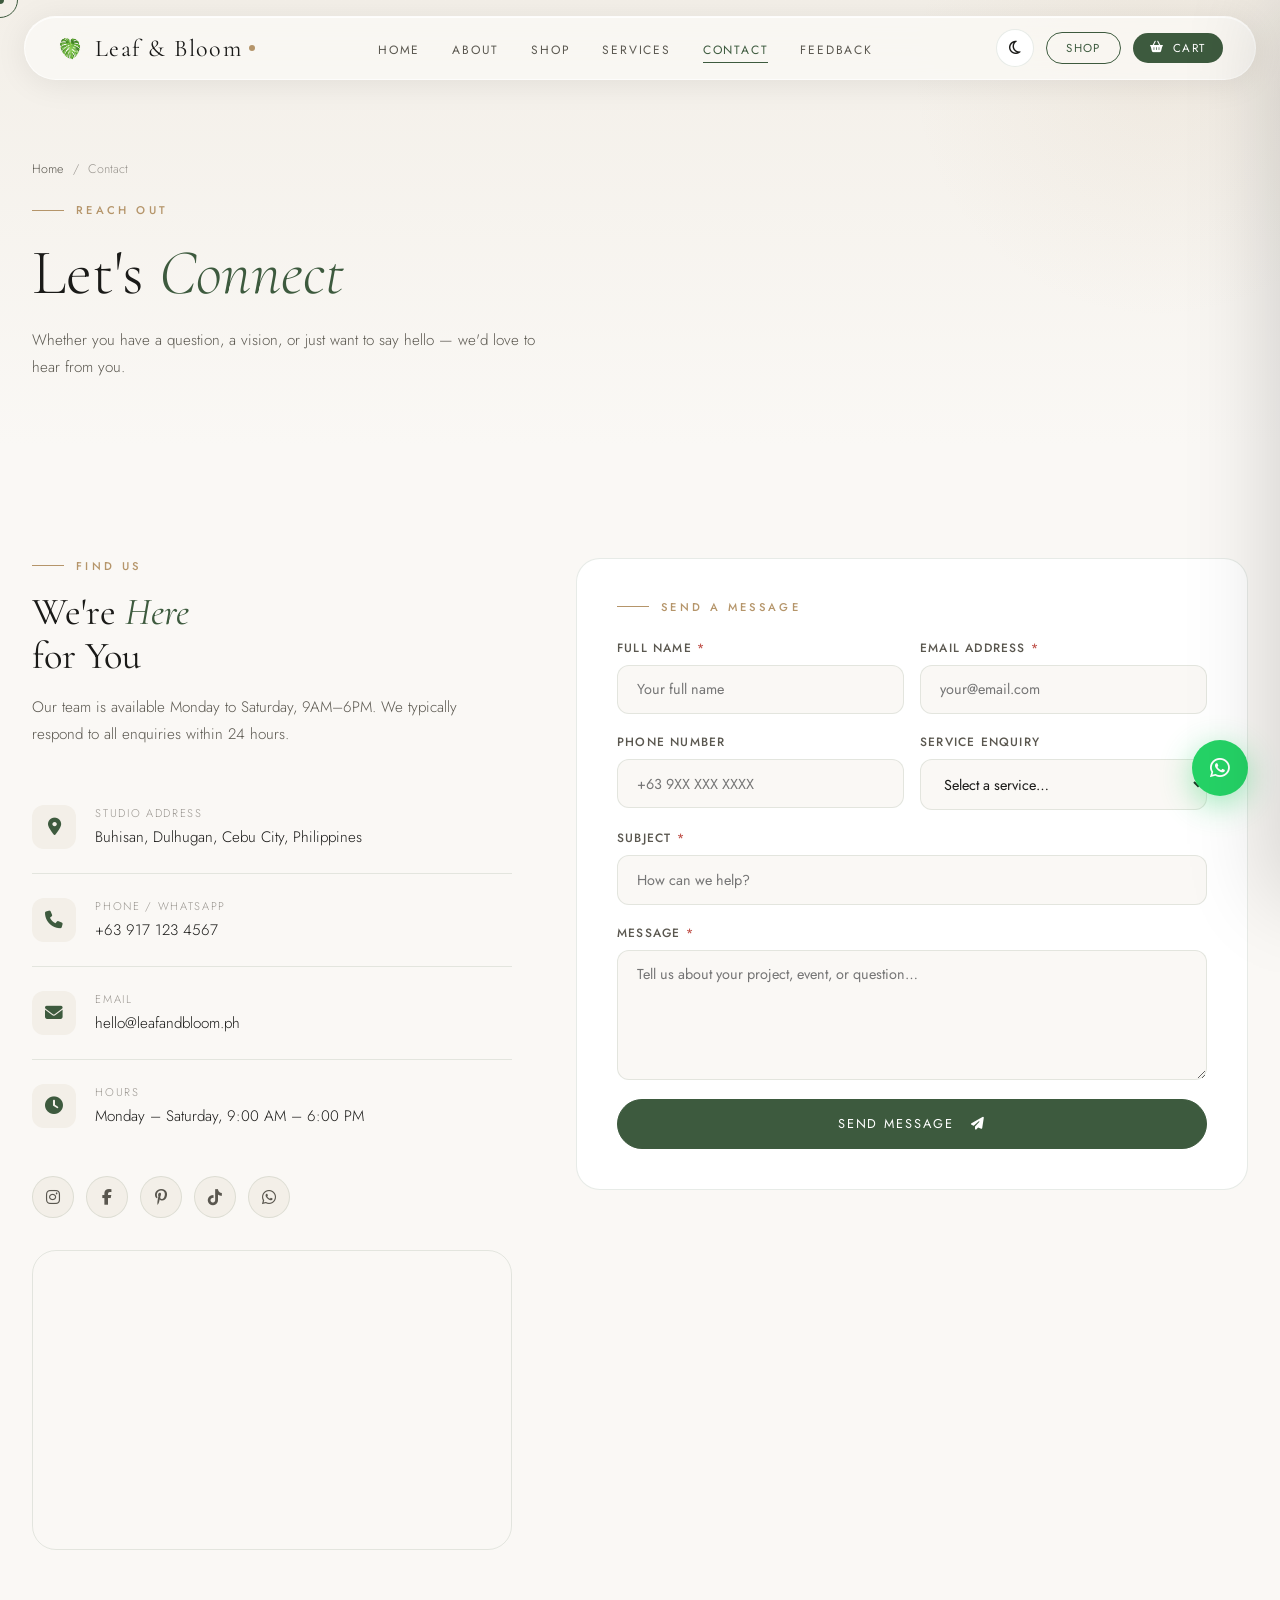
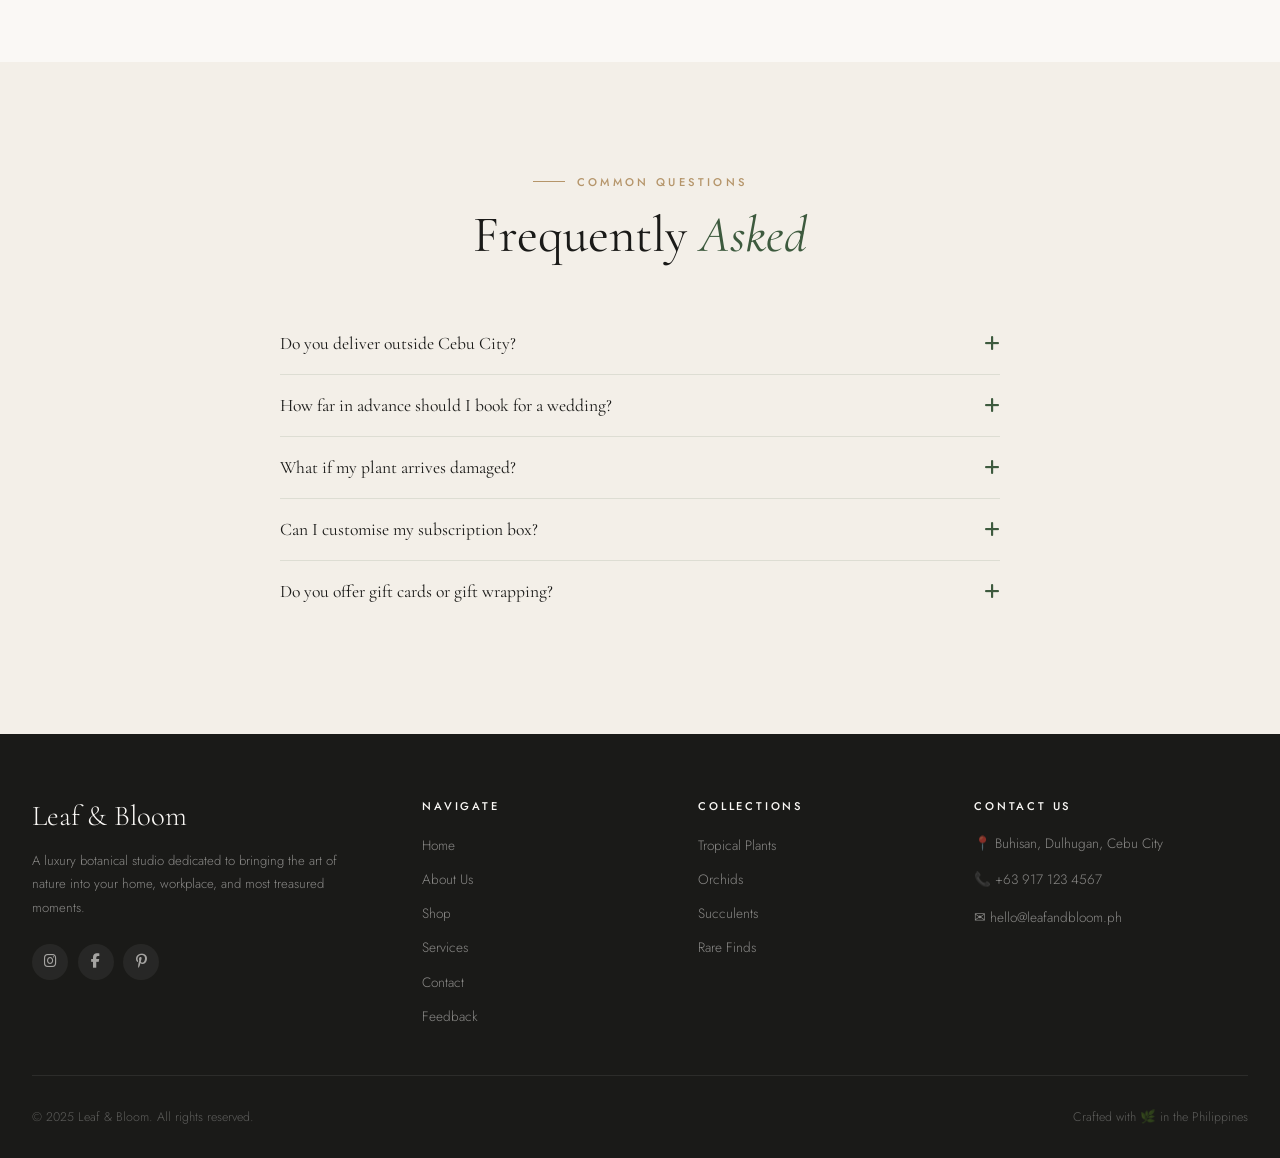
<file: contact.html>
<!DOCTYPE html>
<html lang="en">
<head>
  <meta charset="UTF-8" />
  <meta name="viewport" content="width=device-width, initial-scale=1.0" />
  <title>Contact — Leaf &amp; Bloom</title>
  <link rel="icon" href="./images/leaf.svg" type="image/svg+xml" />
  <meta name="description" content="Get in touch with Leaf & Bloom. Book a consultation, request a quote, or simply say hello." />
  <link rel="preconnect" href="https://fonts.googleapis.com" />
  <link rel="stylesheet" href="https://cdnjs.cloudflare.com/ajax/libs/font-awesome/6.5.0/css/all.min.css" />
  <link rel="stylesheet" href="./css/style.css" />
</head>
<body>

<div id="loader"><div class="loader-logo">Leaf &amp; Bloom</div><div class="loader-line"></div><div class="loader-pct">0%</div></div>
<div id="cursor-dot"></div>
<div id="cursor-outline"></div>
<div id="scroll-progress"></div>
<div class="page-transition"></div>
<div id="toast-container"></div>

<nav id="navbar">
  <a href="index.html" class="nav-logo"><img src="./images/leaf.png" alt="" class="nav-logo-img" aria-hidden="true">Leaf &amp; Bloom <span class="logo-dot"></span></a>
  <ul class="nav-links">
    <li><a href="index.html">Home</a></li>
    <li><a href="about.html">About</a></li>
    <li><a href="products.html">Shop</a></li>
    <li><a href="services.html">Services</a></li>
    <li><a href="contact.html" class="active">Contact</a></li>
    <li><a href="feedback.html">Feedback</a></li>
  </ul>
  <div class="nav-actions">
    <button class="theme-toggle" aria-label="Toggle dark mode"><i class="fa-regular fa-moon"></i></button>
    <a href="products.html" class="btn-nav">Shop</a>
    <button class="btn-cart" aria-label="Open cart">
      <i class="fa-solid fa-basket-shopping"></i><span>Cart</span>
      <span class="cart-badge hidden">0</span>
    </button>
    <button class="hamburger" aria-label="Open menu"><span></span><span></span><span></span></button>
  </div>
</nav>
<div class="nav-overlay"></div>
<nav class="mobile-nav">
  <a href="index.html">Home</a><a href="about.html">About</a><a href="products.html">Shop</a>
  <a href="services.html">Services</a><a href="contact.html" class="active">Contact</a><a href="feedback.html">Feedback</a>
  <div class="mobile-nav-footer"><button class="btn-cart-mobile btn-cart"><i class="fa-solid fa-basket-shopping"></i> View Cart <span class="cart-badge hidden">0</span></button></div>
</nav>

<div class="cart-drawer-overlay"></div>
<aside id="cart-drawer">
  <div class="cart-drawer-header"><div class="cart-drawer-title">Your Cart</div><button class="cart-close">✕</button></div>
  <div class="cart-items"></div>
  <div class="cart-drawer-footer">
    <div class="cart-summary-row"><span class="cart-summary-label">Subtotal</span><span class="cart-summary-val cart-subtotal-val">₱0</span></div>
    <div class="cart-summary-row"><span class="cart-summary-label">Shipping</span><span class="cart-summary-val cart-shipping-val">₱150</span></div>
    <div class="cart-total-row"><span class="cart-total-label">Total</span><span class="cart-total-val">₱0</span></div>
    <div class="cart-cta-wrap">
      <button class="btn btn-outline btn-to-checkout">Checkout</button>
      <a href="checkout.html" class="btn btn-primary">Order Now</a>
    </div>
    <button class="btn-clear-cart">Clear Cart</button>
  </div>
</aside>

<button id="back-to-top" aria-label="Back to top"><i class="fa-solid fa-chevron-up"></i></button>
<a id="whatsapp-btn" href="https://wa.me/639171234567" target="_blank" rel="noopener" aria-label="WhatsApp"><i class="fa-brands fa-whatsapp"></i></a>

<main>

  <section class="page-header">
    <div class="container">
      <div class="breadcrumb"><a href="index.html">Home</a><span>/</span><span>Contact</span></div>
      <p class="section-label reveal">Reach Out</p>
      <h1 class="page-header-title reveal delay-1">Let's <em>Connect</em></h1>
      <p class="section-sub reveal delay-2">Whether you have a question, a vision, or just want to say hello — we'd love to hear from you.</p>
    </div>
  </section>

  <section class="section">
    <div class="container">
      <div class="contact-grid">

        <!-- Contact Info -->
        <div class="reveal-left">
          <p class="section-label">Find Us</p>
          <h2 class="section-title" style="font-size:clamp(1.8rem,3vw,2.5rem);">We're <em>Here</em><br>for You</h2>
          <p class="section-sub" style="max-width:100%;margin:1rem 0 2rem">Our team is available Monday to Saturday, 9AM–6PM. We typically respond to all enquiries within 24 hours.</p>

          <div class="contact-info-item">
            <div class="contact-info-icon"><i class="fa-solid fa-location-dot"></i></div>
            <div>
              <div class="contact-info-label">Studio Address</div>
              <div class="contact-info-val">Buhisan, Dulhugan, Cebu City, Philippines</div>
            </div>
          </div>
          <div class="contact-info-item">
            <div class="contact-info-icon"><i class="fa-solid fa-phone"></i></div>
            <div>
              <div class="contact-info-label">Phone / WhatsApp</div>
              <div class="contact-info-val"><a href="tel:+639171234567" style="color:var(--clr-text)">+63 917 123 4567</a></div>
            </div>
          </div>
          <div class="contact-info-item">
            <div class="contact-info-icon"><i class="fa-solid fa-envelope"></i></div>
            <div>
              <div class="contact-info-label">Email</div>
              <div class="contact-info-val"><a href="mailto:hello@leafandbloom.ph" style="color:var(--clr-text)">hello@leafandbloom.ph</a></div>
            </div>
          </div>
          <div class="contact-info-item" style="border:none">
            <div class="contact-info-icon"><i class="fa-solid fa-clock"></i></div>
            <div>
              <div class="contact-info-label">Hours</div>
              <div class="contact-info-val">Monday – Saturday, 9:00 AM – 6:00 PM</div>
            </div>
          </div>

          <div class="social-links">
            <a href="https://www.instagram.com/jow_neeel/" target="_blank" rel="noopener" class="social-link" aria-label="Instagram"><i class="fa-brands fa-instagram"></i></a>
            <a href="https://www.facebook.com/johnn.artiaga05" target="_blank" rel="noopener" class="social-link" aria-label="Facebook"><i class="fa-brands fa-facebook-f"></i></a>
            <a href="https://ph.pinterest.com/artiagajohnnel05/" target="_blank" rel="noopener" class="social-link" aria-label="Pinterest"><i class="fa-brands fa-pinterest-p"></i></a>
            <a href="https://www.tiktok.com/@callmeweird06" target="_blank" rel="noopener" class="social-link" aria-label="TikTok"><i class="fa-brands fa-tiktok"></i></a>
            <a href="https://wa.me/639171234567" target="_blank" rel="noopener" class="social-link" aria-label="WhatsApp"><i class="fa-brands fa-whatsapp"></i></a>
          </div>

          <div class="map-embed" aria-label="Map showing studio location">
            <iframe
              src="https://maps.google.com/maps?q=Buhisan+Cebu+City+Philippines&t=&z=14&ie=UTF8&iwloc=&output=embed"
              title="Leaf & Bloom Studio Location"
              allowfullscreen
              loading="lazy"
              referrerpolicy="no-referrer-when-downgrade">
            </iframe>
          </div>
        </div>

        <!-- Contact Form -->
        <div class="reveal-right">
          <div class="contact-form-wrap">
            <p class="section-label" style="margin-bottom:1.5rem;">Send a Message</p>
            <form id="contact-form" novalidate aria-label="Contact form">
              <div class="form-row">
                <div class="form-group">
                  <label for="contact-name">Full Name <span style="color:#C0544D">*</span></label>
                  <input type="text" id="contact-name" name="name" placeholder="Your full name" required autocomplete="name" />
                  <span class="form-error">Please enter your name</span>
                </div>
                <div class="form-group">
                  <label for="contact-email">Email Address <span style="color:#C0544D">*</span></label>
                  <input type="email" id="contact-email" name="email" placeholder="your@email.com" required autocomplete="email" />
                  <span class="form-error">Please enter a valid email</span>
                </div>
              </div>
              <div class="form-row">
                <div class="form-group">
                  <label for="contact-phone">Phone Number</label>
                  <input type="tel" id="contact-phone" name="phone" placeholder="+63 9XX XXX XXXX" autocomplete="tel" />
                </div>
                <div class="form-group">
                  <label for="contact-service">Service Enquiry</label>
                  <select id="contact-service" name="service">
                    <option value="">Select a service…</option>
                    <option>Floral Arrangements</option>
                    <option>Wedding &amp; Events</option>
                    <option>Plant Consultation</option>
                    <option>Plant Subscription</option>
                    <option>Corporate Styling</option>
                    <option>General Enquiry</option>
                  </select>
                </div>
              </div>
              <div class="form-group">
                <label for="contact-subject">Subject <span style="color:#C0544D">*</span></label>
                <input type="text" id="contact-subject" name="subject" placeholder="How can we help?" required />
                <span class="form-error">Please enter a subject</span>
              </div>
              <div class="form-group">
                <label for="contact-message">Message <span style="color:#C0544D">*</span></label>
                <textarea id="contact-message" name="message" placeholder="Tell us about your project, event, or question…" required></textarea>
                <span class="form-error">Please enter your message</span>
              </div>
              <button type="submit" class="btn btn-primary" style="width:100%;justify-content:center;">
                Send Message <i class="fa-solid fa-paper-plane" style="margin-left:0.5rem;"></i>
              </button>
            </form>
          </div>
        </div>

      </div>
    </div>
  </section>

  <!-- FAQ Section -->
  <section class="section bg-cream">
    <div class="container">
      <div style="text-align:center;margin-bottom:3rem;">
        <p class="section-label reveal" style="justify-content:center">Common Questions</p>
        <h2 class="section-title reveal delay-1">Frequently <em>Asked</em></h2>
      </div>
      <div style="max-width:720px;margin:0 auto;" class="reveal delay-2">
        <div class="faq-item" style="border-bottom:1px solid var(--clr-border);padding:1.25rem 0;">
          <button class="faq-btn" aria-expanded="false" style="width:100%;display:flex;justify-content:space-between;align-items:center;background:none;border:none;font-family:var(--font-display);font-size:1.1rem;color:var(--clr-text);text-align:left;padding:0;">
            Do you deliver outside Cebu City?
            <i class="fa-solid fa-plus faq-icon" style="color:var(--clr-primary);transition:transform 0.3s;flex-shrink:0;margin-left:1rem;"></i>
          </button>
          <div class="faq-answer" style="display:none;padding-top:0.75rem;font-size:0.9rem;color:var(--clr-text-mid);line-height:1.75;">Yes! We deliver islandwide across the Philippines. Shipping rates and lead times vary by location — contact us for a quote specific to your area.</div>
        </div>
        <div class="faq-item" style="border-bottom:1px solid var(--clr-border);padding:1.25rem 0;">
          <button class="faq-btn" aria-expanded="false" style="width:100%;display:flex;justify-content:space-between;align-items:center;background:none;border:none;font-family:var(--font-display);font-size:1.1rem;color:var(--clr-text);text-align:left;padding:0;">
            How far in advance should I book for a wedding?
            <i class="fa-solid fa-plus faq-icon" style="color:var(--clr-primary);transition:transform 0.3s;flex-shrink:0;margin-left:1rem;"></i>
          </button>
          <div class="faq-answer" style="display:none;padding-top:0.75rem;font-size:0.9rem;color:var(--clr-text-mid);line-height:1.75;">We recommend booking at least 3–6 months in advance for weddings, especially for peak season dates (November–February). However, we do accommodate shorter timelines when possible — reach out and we'll do our best!</div>
        </div>
        <div class="faq-item" style="border-bottom:1px solid var(--clr-border);padding:1.25rem 0;">
          <button class="faq-btn" aria-expanded="false" style="width:100%;display:flex;justify-content:space-between;align-items:center;background:none;border:none;font-family:var(--font-display);font-size:1.1rem;color:var(--clr-text);text-align:left;padding:0;">
            What if my plant arrives damaged?
            <i class="fa-solid fa-plus faq-icon" style="color:var(--clr-primary);transition:transform 0.3s;flex-shrink:0;margin-left:1rem;"></i>
          </button>
          <div class="faq-answer" style="display:none;padding-top:0.75rem;font-size:0.9rem;color:var(--clr-text-mid);line-height:1.75;">We stand behind every plant we send. If your order arrives damaged, simply send us a photo within 48 hours of delivery and we'll arrange a replacement or refund — no questions asked.</div>
        </div>
        <div class="faq-item" style="border-bottom:1px solid var(--clr-border);padding:1.25rem 0;">
          <button class="faq-btn" aria-expanded="false" style="width:100%;display:flex;justify-content:space-between;align-items:center;background:none;border:none;font-family:var(--font-display);font-size:1.1rem;color:var(--clr-text);text-align:left;padding:0;">
            Can I customise my subscription box?
            <i class="fa-solid fa-plus faq-icon" style="color:var(--clr-primary);transition:transform 0.3s;flex-shrink:0;margin-left:1rem;"></i>
          </button>
          <div class="faq-answer" style="display:none;padding-top:0.75rem;font-size:0.9rem;color:var(--clr-text-mid);line-height:1.75;">Absolutely! Collector-tier subscribers receive a fully personalised curation. All subscribers can share preferences (indoor/outdoor, light levels, pet-friendly) that guide our selections each month.</div>
        </div>
        <div class="faq-item" style="padding:1.25rem 0;">
          <button class="faq-btn" aria-expanded="false" style="width:100%;display:flex;justify-content:space-between;align-items:center;background:none;border:none;font-family:var(--font-display);font-size:1.1rem;color:var(--clr-text);text-align:left;padding:0;">
            Do you offer gift cards or gift wrapping?
            <i class="fa-solid fa-plus faq-icon" style="color:var(--clr-primary);transition:transform 0.3s;flex-shrink:0;margin-left:1rem;"></i>
          </button>
          <div class="faq-answer" style="display:none;padding-top:0.75rem;font-size:0.9rem;color:var(--clr-text-mid);line-height:1.75;">Yes to both! All orders can be gift-wrapped in our signature packaging (add a note at checkout). Digital gift cards are available starting at ₱500 — contact us to arrange one.</div>
        </div>
      </div>
    </div>
  </section>

</main>

<footer>
  <div class="container">
    <div class="footer-grid">
      <div>
        <div class="footer-brand">Leaf &amp; Bloom</div>
        <p class="footer-about">A luxury botanical studio dedicated to bringing the art of nature into your home, workplace, and most treasured moments.</p>
        <div class="footer-social">
          <a href="https://www.instagram.com/jow_neeel/" target="_blank" rel="noopener" aria-label="Instagram"><i class="fa-brands fa-instagram"></i></a>
          <a href="https://www.facebook.com/johnn.artiaga05" target="_blank" rel="noopener" aria-label="Facebook"><i class="fa-brands fa-facebook-f"></i></a>
          <a href="https://ph.pinterest.com/artiagajohnnel05/" target="_blank" rel="noopener" aria-label="Pinterest"><i class="fa-brands fa-pinterest-p"></i></a>
        </div>
      </div>
      <div><p class="footer-heading">Navigate</p><ul class="footer-links"><li><a href="index.html">Home</a></li><li><a href="about.html">About Us</a></li><li><a href="products.html">Shop</a></li><li><a href="services.html">Services</a></li><li><a href="contact.html">Contact</a></li><li><a href="feedback.html">Feedback</a></li></ul></div>
      <div><p class="footer-heading">Collections</p><ul class="footer-links"><li><a href="products.html">Tropical Plants</a></li><li><a href="products.html">Orchids</a></li><li><a href="products.html">Succulents</a></li><li><a href="products.html">Rare Finds</a></li></ul></div>
      <div><p class="footer-heading">Contact Us</p><ul class="footer-links" style="gap:0.9rem;"><li style="color:rgba(250,248,245,0.5);font-size:0.85rem;">📍 Buhisan, Dulhugan, Cebu City</li><li><a href="tel:+639171234567">📞 +63 917 123 4567</a></li><li><a href="mailto:hello@leafandbloom.ph">✉ hello@leafandbloom.ph</a></li></ul></div>
    </div>
    <div class="footer-bottom"><span>© 2025 Leaf &amp; Bloom. All rights reserved.</span><span>Crafted with 🌿 in the Philippines</span></div>
  </div>
</footer>

<script src="./js/script.js"></script>
<script>
// FAQ accordion
document.querySelectorAll('.faq-btn').forEach(btn => {
  btn.addEventListener('click', () => {
    const answer = btn.nextElementSibling;
    const icon = btn.querySelector('.faq-icon');
    const isOpen = answer.style.display === 'block';
    // Close all
    document.querySelectorAll('.faq-answer').forEach(a => a.style.display = 'none');
    document.querySelectorAll('.faq-btn').forEach(b => { b.setAttribute('aria-expanded','false'); b.querySelector('.faq-icon').style.transform = ''; });
    // Open clicked
    if (!isOpen) {
      answer.style.display = 'block';
      btn.setAttribute('aria-expanded', 'true');
      icon.style.transform = 'rotate(45deg)';
    }
  });
});
</script>
</body>
</html>
</file>
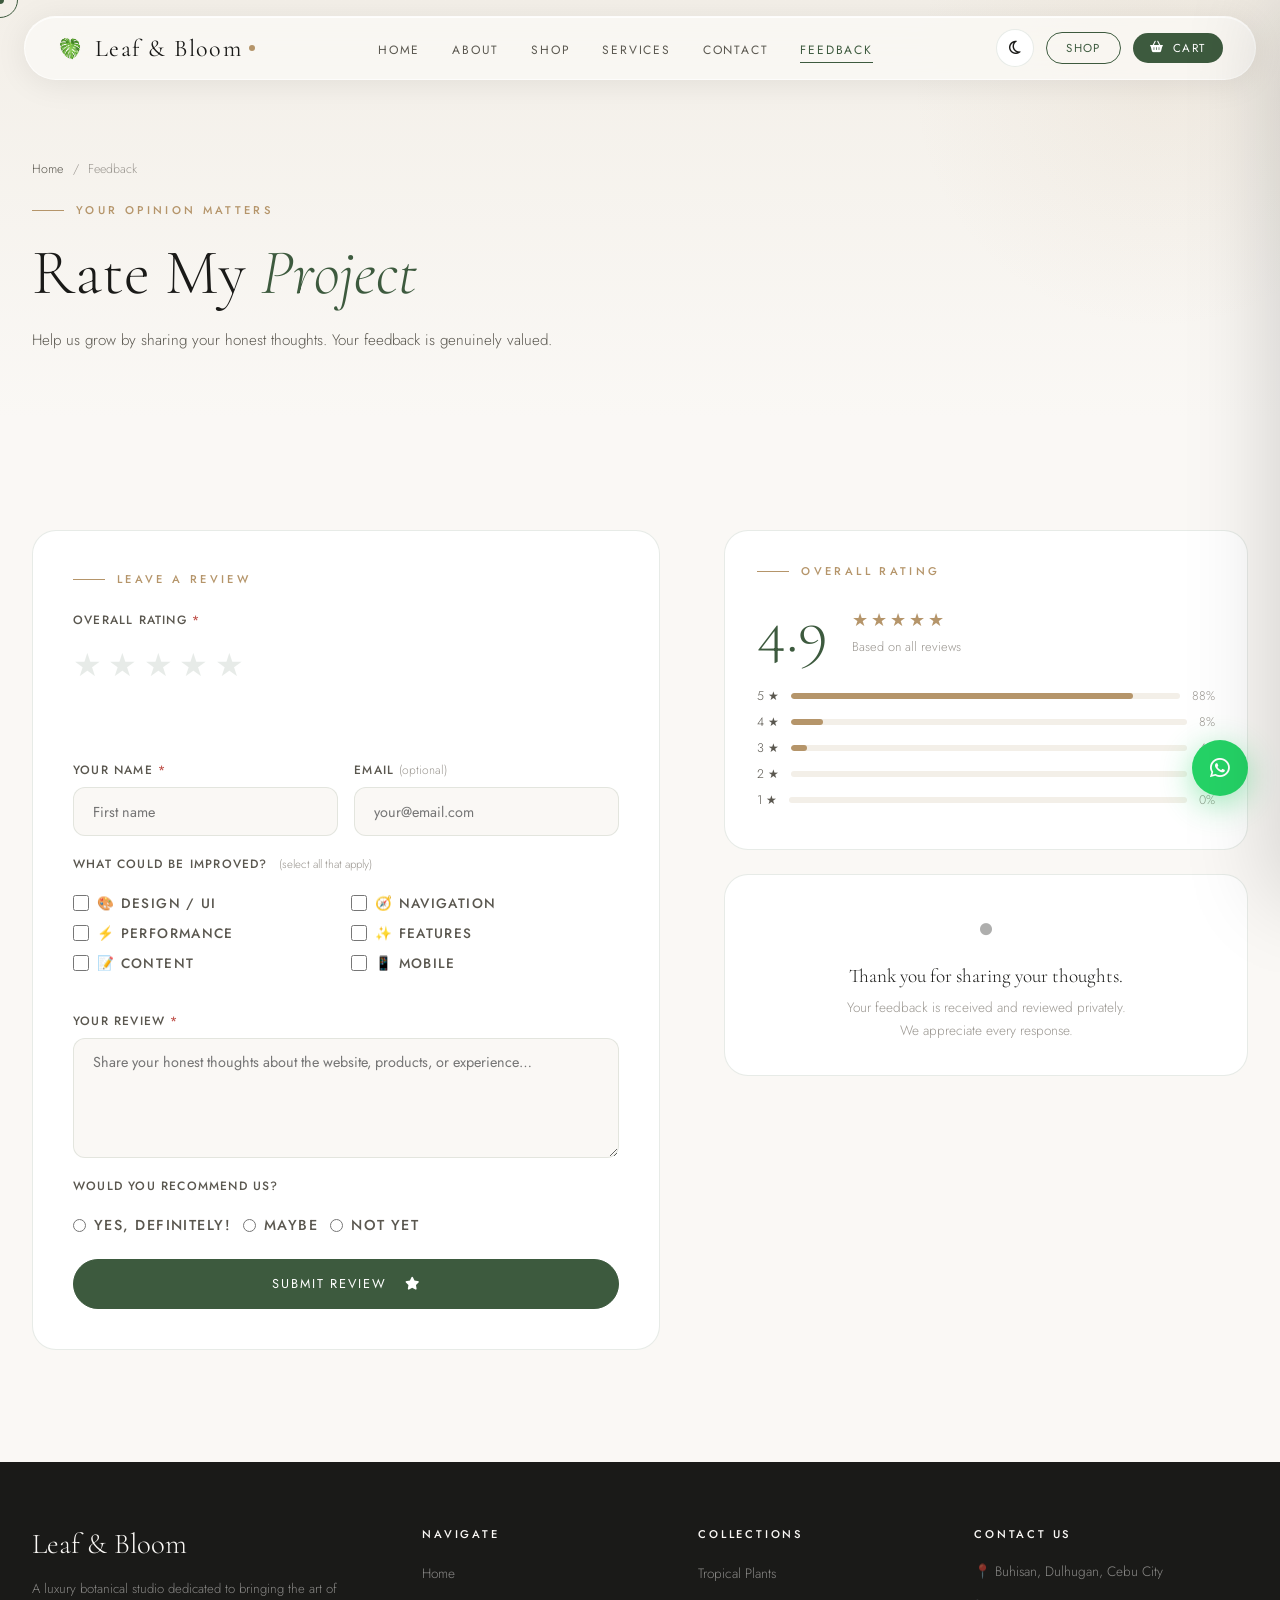
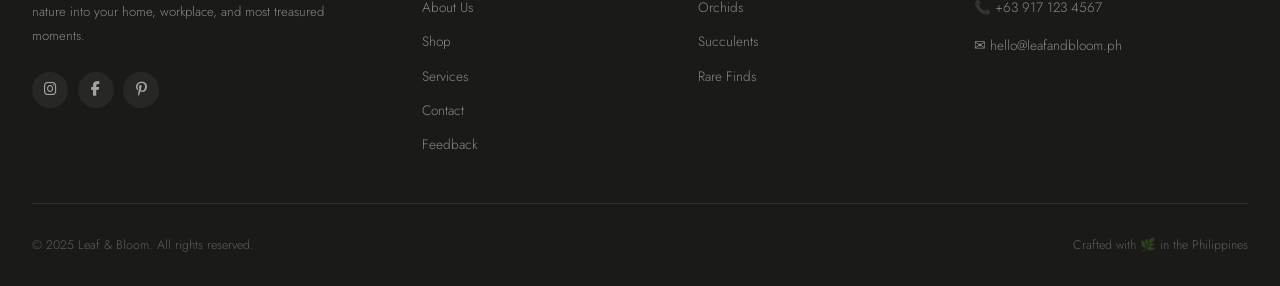
<file: feedback.html>
<!DOCTYPE html>
<html lang="en">
<head>
  <meta charset="UTF-8" />
  <meta name="viewport" content="width=device-width, initial-scale=1.0" />
  <title>Feedback — Leaf &amp; Bloom</title>
  <link rel="icon" href="./images/leaf.svg" type="image/svg+xml" />
  <meta name="description" content="Share your feedback about Leaf & Bloom. We'd love to hear your thoughts and suggestions." />
  <link rel="preconnect" href="https://fonts.googleapis.com" />
  <link rel="stylesheet" href="https://cdnjs.cloudflare.com/ajax/libs/font-awesome/6.5.0/css/all.min.css" />
  <link rel="stylesheet" href="./css/style.css" />
  <style>
    /* Feedback-specific styles */
    .feedback-wrap { background: var(--clr-surface); border: 1px solid var(--clr-border); border-radius: var(--radius-lg); padding: 2.5rem; box-sizing: border-box; width: 100%; overflow: hidden; }
    .star-rating { display: flex; gap: 0.4rem; margin: 0.75rem 0 1rem; }
    .star-btn { background: none; border: none; font-size: 2rem; color: var(--clr-border); line-height: 1; transition: color 0.15s, transform 0.15s; }
    .star-btn.active, .star-btn:hover { color: var(--clr-accent); transform: scale(1.1); }
    .star-hint { font-size: 0.82rem; color: var(--clr-accent); font-style: italic; min-height: 1.2em; display: block; margin-bottom: 1rem; }
    .checkbox-grid { display: grid; grid-template-columns: 1fr 1fr; gap: 0.6rem; margin-bottom: 1.25rem; }
    .checkbox-item { display: flex; align-items: center; gap: 0.5rem; }
    .checkbox-item input[type="checkbox"] { width: 16px; height: 16px; accent-color: var(--clr-primary); cursor: pointer; }
    .checkbox-item label { font-size: 0.85rem; color: var(--clr-text-mid); cursor: pointer; }
    .rating-summary { display: grid; grid-template-columns: auto 1fr auto; align-items: center; gap: 0.75rem; margin-bottom: 0.5rem; }
    .rating-bar-bg { height: 6px; background: var(--clr-bg-2); border-radius: 99px; overflow: hidden; }
    .rating-bar-fill { height: 100%; background: var(--clr-accent); border-radius: 99px; transition: width 0.6s var(--ease-smooth); }
    .overall-score { font-family: var(--font-display); font-size: 4rem; font-weight: 300; color: var(--clr-primary); line-height: 1; }
    @media (max-width:600px) { .checkbox-grid { grid-template-columns: 1fr; } }
  </style>
</head>
<body>

<div id="loader"><div class="loader-logo">Leaf &amp; Bloom</div><div class="loader-line"></div><div class="loader-pct">0%</div></div>
<div id="cursor-dot"></div>
<div id="cursor-outline"></div>
<div id="scroll-progress"></div>
<div class="page-transition"></div>
<div id="toast-container"></div>

<nav id="navbar">
  <a href="index.html" class="nav-logo"><img src="./images/leaf.png" alt="" class="nav-logo-img" aria-hidden="true">Leaf &amp; Bloom <span class="logo-dot"></span></a>
  <ul class="nav-links">
    <li><a href="index.html">Home</a></li>
    <li><a href="about.html">About</a></li>
    <li><a href="products.html">Shop</a></li>
    <li><a href="services.html">Services</a></li>
    <li><a href="contact.html">Contact</a></li>
    <li><a href="feedback.html" class="active">Feedback</a></li>
  </ul>
  <div class="nav-actions">
    <button class="theme-toggle" aria-label="Toggle dark mode"><i class="fa-regular fa-moon"></i></button>
    <a href="products.html" class="btn-nav">Shop</a>
    <button class="btn-cart" aria-label="Open cart">
      <i class="fa-solid fa-basket-shopping"></i><span>Cart</span>
      <span class="cart-badge hidden">0</span>
    </button>
    <button class="hamburger" aria-label="Open menu"><span></span><span></span><span></span></button>
  </div>
</nav>
<div class="nav-overlay"></div>
<nav class="mobile-nav">
  <a href="index.html">Home</a><a href="about.html">About</a><a href="products.html">Shop</a>
  <a href="services.html">Services</a><a href="contact.html">Contact</a><a href="feedback.html" class="active">Feedback</a>
  <div class="mobile-nav-footer"><button class="btn-cart-mobile btn-cart"><i class="fa-solid fa-basket-shopping"></i> View Cart <span class="cart-badge hidden">0</span></button></div>
</nav>

<div class="cart-drawer-overlay"></div>
<aside id="cart-drawer">
  <div class="cart-drawer-header"><div class="cart-drawer-title">Your Cart</div><button class="cart-close">✕</button></div>
  <div class="cart-items"></div>
  <div class="cart-drawer-footer">
    <div class="cart-summary-row"><span class="cart-summary-label">Subtotal</span><span class="cart-summary-val cart-subtotal-val">₱0</span></div>
    <div class="cart-summary-row"><span class="cart-summary-label">Shipping</span><span class="cart-summary-val cart-shipping-val">₱150</span></div>
    <div class="cart-total-row"><span class="cart-total-label">Total</span><span class="cart-total-val">₱0</span></div>
    <div class="cart-cta-wrap">
      <button class="btn btn-outline btn-to-checkout">Checkout</button>
      <a href="checkout.html" class="btn btn-primary">Order Now</a>
    </div>
    <button class="btn-clear-cart">Clear Cart</button>
  </div>
</aside>

<button id="back-to-top" aria-label="Back to top"><i class="fa-solid fa-chevron-up"></i></button>
<a id="whatsapp-btn" href="https://wa.me/639171234567" target="_blank" rel="noopener" aria-label="WhatsApp"><i class="fa-brands fa-whatsapp"></i></a>

<main>

  <section class="page-header">
    <div class="container">
      <div class="breadcrumb"><a href="index.html">Home</a><span>/</span><span>Feedback</span></div>
      <p class="section-label reveal">Your Opinion Matters</p>
      <h1 class="page-header-title reveal delay-1">Rate My <em>Project</em></h1>
      <p class="section-sub reveal delay-2">Help us grow by sharing your honest thoughts. Your feedback is genuinely valued.</p>
    </div>
  </section>

  <section class="section">
    <div class="container">
      <div class="feedback-grid">

        <!-- Feedback Form -->
        <div class="reveal-left">
          <div class="feedback-wrap">
            <p class="section-label" style="margin-bottom:1.5rem;">Leave a Review</p>
            <form id="feedback-form" name="leaf-bloom-feedback" method="POST" data-netlify="true" data-netlify-honeypot="bot-field" novalidate aria-label="Feedback form">
              <input type="hidden" name="form-name" value="leaf-bloom-feedback" />
              <input type="hidden" name="bot-field" style="display:none;" />
              <input type="hidden" id="rating-val" name="rating" value="0" />

              <!-- Star Rating -->
              <div class="form-group" style="margin-bottom:1.5rem;">
                <label style="font-size:0.75rem;font-weight:500;letter-spacing:0.1em;text-transform:uppercase;color:var(--clr-text-mid);">
                  Overall Rating <span style="color:#C0544D">*</span>
                </label>
                <div class="star-rating" role="radiogroup" aria-label="Rate from 1 to 5 stars">
                  <button type="button" class="star-btn" data-val="1" aria-label="1 star">★</button>
                  <button type="button" class="star-btn" data-val="2" aria-label="2 stars">★</button>
                  <button type="button" class="star-btn" data-val="3" aria-label="3 stars">★</button>
                  <button type="button" class="star-btn" data-val="4" aria-label="4 stars">★</button>
                  <button type="button" class="star-btn" data-val="5" aria-label="5 stars">★</button>
                </div>
                <span class="star-hint" aria-live="polite" id="star-hint-text"></span>
              </div>

              <!-- Name & Email -->
              <div class="form-row">
                <div class="form-group">
                  <label for="feedback-name">Your Name <span style="color:#C0544D">*</span></label>
                  <input type="text" id="feedback-name" name="name" placeholder="First name" required autocomplete="given-name" />
                  <span class="form-error">Please enter your name</span>
                </div>
                <div class="form-group">
                  <label for="feedback-email">Email <span style="color:var(--clr-text-lt);font-weight:300;text-transform:none;letter-spacing:0;">(optional)</span></label>
                  <input type="email" id="feedback-email" name="email" placeholder="your@email.com" autocomplete="email" />
                </div>
              </div>

              <!-- Improvements -->
              <div class="form-group">
                <label style="margin-bottom:0.75rem;display:block;">What Could Be Improved?
                  <span style="font-weight:300;text-transform:none;letter-spacing:0;font-size:0.72rem;color:var(--clr-text-lt);margin-left:0.4rem;">(select all that apply)</span>
                </label>
                <div class="checkbox-grid">
                  <div class="checkbox-item"><input type="checkbox" id="cb-design" name="improvements" value="Design/UI"><label for="cb-design">🎨 Design / UI</label></div>
                  <div class="checkbox-item"><input type="checkbox" id="cb-nav" name="improvements" value="Navigation"><label for="cb-nav">🧭 Navigation</label></div>
                  <div class="checkbox-item"><input type="checkbox" id="cb-perf" name="improvements" value="Performance"><label for="cb-perf">⚡ Performance</label></div>
                  <div class="checkbox-item"><input type="checkbox" id="cb-features" name="improvements" value="Features"><label for="cb-features">✨ Features</label></div>
                  <div class="checkbox-item"><input type="checkbox" id="cb-content" name="improvements" value="Content"><label for="cb-content">📝 Content</label></div>
                  <div class="checkbox-item"><input type="checkbox" id="cb-mobile" name="improvements" value="Mobile Experience"><label for="cb-mobile">📱 Mobile</label></div>
                </div>
              </div>

              <!-- Comment -->
              <div class="form-group">
                <label for="feedback-comment">Your Review <span style="color:#C0544D">*</span></label>
                <textarea id="feedback-comment" name="comment" placeholder="Share your honest thoughts about the website, products, or experience…" required style="min-height:120px;"></textarea>
                <span class="form-error">Please share your thoughts</span>
              </div>

              <!-- Would Recommend -->
              <div class="form-group" style="margin-bottom:1.5rem;">
                <label style="margin-bottom:0.75rem;display:block;">Would you recommend us?</label>
                <div style="display:flex;flex-wrap:wrap;gap:0.75rem;">
                  <label style="display:flex;align-items:center;gap:0.5rem;font-size:0.9rem;color:var(--clr-text-mid);cursor:pointer;">
                    <input type="radio" name="recommend" value="yes" style="accent-color:var(--clr-primary);cursor:pointer;" /> Yes, definitely!
                  </label>
                  <label style="display:flex;align-items:center;gap:0.5rem;font-size:0.9rem;color:var(--clr-text-mid);cursor:pointer;">
                    <input type="radio" name="recommend" value="maybe" style="accent-color:var(--clr-primary);cursor:pointer;" /> Maybe
                  </label>
                  <label style="display:flex;align-items:center;gap:0.5rem;font-size:0.9rem;color:var(--clr-text-mid);cursor:pointer;">
                    <input type="radio" name="recommend" value="no" style="accent-color:var(--clr-primary);cursor:pointer;" /> Not yet
                  </label>
                </div>
              </div>

              <button type="submit" class="btn btn-primary" style="width:100%;justify-content:center;">
                Submit Review <i class="fa-solid fa-star" style="margin-left:0.5rem;"></i>
              </button>
            </form>
          </div>
        </div>

        <!-- Reviews Panel -->
        <div class="reveal-right">

          <!-- Rating Summary -->
          <div style="background:var(--clr-surface);border:1px solid var(--clr-border);border-radius:var(--radius-lg);padding:2rem;margin-bottom:1.5rem;">
            <p class="section-label" style="margin-bottom:1.25rem;">Overall Rating</p>
            <div style="display:flex;align-items:center;gap:1.5rem;margin-bottom:1.5rem;">
              <div class="overall-score">4.9</div>
              <div>
                <div style="color:var(--clr-accent);font-size:1.1rem;letter-spacing:3px;margin-bottom:0.25rem;">★★★★★</div>
                <div style="font-size:0.8rem;color:var(--clr-text-lt);">Based on all reviews</div>
              </div>
            </div>
            <div>
              <div class="rating-summary"><span style="font-size:0.78rem;color:var(--clr-text-mid);">5 ★</span><div class="rating-bar-bg"><div class="rating-bar-fill" style="width:88%"></div></div><span style="font-size:0.78rem;color:var(--clr-text-lt);">88%</span></div>
              <div class="rating-summary"><span style="font-size:0.78rem;color:var(--clr-text-mid);">4 ★</span><div class="rating-bar-bg"><div class="rating-bar-fill" style="width:8%"></div></div><span style="font-size:0.78rem;color:var(--clr-text-lt);">8%</span></div>
              <div class="rating-summary"><span style="font-size:0.78rem;color:var(--clr-text-mid);">3 ★</span><div class="rating-bar-bg"><div class="rating-bar-fill" style="width:4%"></div></div><span style="font-size:0.78rem;color:var(--clr-text-lt);">4%</span></div>
              <div class="rating-summary"><span style="font-size:0.78rem;color:var(--clr-text-mid);">2 ★</span><div class="rating-bar-bg"><div class="rating-bar-fill" style="width:0%"></div></div><span style="font-size:0.78rem;color:var(--clr-text-lt);">0%</span></div>
              <div class="rating-summary"><span style="font-size:0.78rem;color:var(--clr-text-mid);">1 ★</span><div class="rating-bar-bg"><div class="rating-bar-fill" style="width:0%"></div></div><span style="font-size:0.78rem;color:var(--clr-text-lt);">0%</span></div>
            </div>
          </div>

          <!-- Private note — no public reviews shown -->
          <div style="background:var(--clr-surface);border:1px solid var(--clr-border);border-radius:var(--radius-lg);padding:2rem;text-align:center;">
            <div style="font-size:1.75rem;margin-bottom:1rem;opacity:0.35;">&#9679;</div>
            <p style="font-family:var(--font-display);font-size:1.2rem;margin-bottom:0.5rem;color:var(--clr-text);">Thank you for sharing your thoughts.</p>
            <p style="font-size:0.85rem;color:var(--clr-text-lt);line-height:1.7;">Your feedback is received and reviewed privately.<br>We appreciate every response.</p>
          </div>
        </div>

      </div>
    </div>
  </section>

</main>

<footer>
  <div class="container">
    <div class="footer-grid">
      <div>
        <div class="footer-brand">Leaf &amp; Bloom</div>
        <p class="footer-about">A luxury botanical studio dedicated to bringing the art of nature into your home, workplace, and most treasured moments.</p>
        <div class="footer-social">
          <a href="https://www.instagram.com/jow_neeel/" target="_blank" rel="noopener" aria-label="Instagram"><i class="fa-brands fa-instagram"></i></a>
          <a href="https://www.facebook.com/johnn.artiaga05" target="_blank" rel="noopener" aria-label="Facebook"><i class="fa-brands fa-facebook-f"></i></a>
          <a href="https://ph.pinterest.com/artiagajohnnel05/" target="_blank" rel="noopener" aria-label="Pinterest"><i class="fa-brands fa-pinterest-p"></i></a>
        </div>
      </div>
      <div><p class="footer-heading">Navigate</p><ul class="footer-links"><li><a href="index.html">Home</a></li><li><a href="about.html">About Us</a></li><li><a href="products.html">Shop</a></li><li><a href="services.html">Services</a></li><li><a href="contact.html">Contact</a></li><li><a href="feedback.html">Feedback</a></li></ul></div>
      <div><p class="footer-heading">Collections</p><ul class="footer-links"><li><a href="products.html">Tropical Plants</a></li><li><a href="products.html">Orchids</a></li><li><a href="products.html">Succulents</a></li><li><a href="products.html">Rare Finds</a></li></ul></div>
      <div><p class="footer-heading">Contact Us</p><ul class="footer-links" style="gap:0.9rem;"><li style="color:rgba(250,248,245,0.5);font-size:0.85rem;">📍 Buhisan, Dulhugan, Cebu City</li><li><a href="tel:+639171234567">📞 +63 917 123 4567</a></li><li><a href="mailto:hello@leafandbloom.ph">✉ hello@leafandbloom.ph</a></li></ul></div>
    </div>
    <div class="footer-bottom"><span>© 2025 Leaf &amp; Bloom. All rights reserved.</span><span>Crafted with 🌿 in the Philippines</span></div>
  </div>
</footer>

<script src="./js/script.js"></script>
<script>
// Wire up star hint text in feedback page
document.addEventListener('DOMContentLoaded', () => {
  const hints = ['','1 Star — Poor','2 Stars — Fair','3 Stars — Good','4 Stars — Great','5 Stars — Excellent! 🌟'];
  const hintEl = document.getElementById('star-hint-text');
  document.querySelectorAll('.star-btn').forEach((btn, i) => {
    btn.addEventListener('click', () => { if (hintEl) hintEl.textContent = hints[i+1] || ''; });
  });
  // Connect reviews-list to the reviews-list div
  const list = document.getElementById('reviews-list');
  if (list) {
    // Reassign so renderReviews() from script.js targets this element
    list.classList.add('reviews-list');
  }
});
</script>
</body>
</html>
</file>
<file: css/style.css>
/* ============================================================
   LEAF & BLOOM — Premium Luxury Botanical Website
   CSS Stylesheet v2.0 — Production Ready
   ============================================================ */

@import url('https://fonts.googleapis.com/css2?family=Cormorant+Garamond:ital,wght@0,300;0,400;0,500;0,600;1,300;1,400&family=Jost:wght@200;300;400;500&family=Playfair+Display:ital,wght@0,400;0,700;1,400&display=swap');

/* ── CSS Custom Properties ── */
:root {
  --clr-bg:          #FAF8F5;
  --clr-bg-2:        #F3EFE8;
  --clr-bg-dark:     #1A1A18;
  --clr-surface:     #FFFFFF;
  --clr-glass:       rgba(255,255,255,0.72);
  --clr-glass-dark:  rgba(26,26,24,0.55);
  --clr-primary:     #3D5A3E;
  --clr-primary-lt:  #6B8F6C;
  --clr-accent:      #B5956A;
  --clr-accent-lt:   #D4B896;
  --clr-text:        #1A1A18;
  --clr-text-mid:    #5A574F;
  --clr-text-lt:     #9A9690;
  --clr-border:      rgba(61,90,62,0.12);
  --clr-border-gold: rgba(181,149,106,0.30);
  --font-display:    'Cormorant Garamond', serif;
  --font-heading:    'Playfair Display', serif;
  --font-body:       'Jost', sans-serif;
  --space-xs:  0.5rem;
  --space-sm:  1rem;
  --space-md:  2rem;
  --space-lg:  4rem;
  --space-xl:  7rem;
  --space-2xl: 12rem;
  --shadow-sm:   0 2px 12px rgba(0,0,0,0.06);
  --shadow-md:   0 8px 40px rgba(0,0,0,0.10);
  --shadow-lg:   0 24px 80px rgba(0,0,0,0.14);
  --shadow-card: 0 4px 32px rgba(61,90,62,0.10);
  --ease-smooth: cubic-bezier(0.25, 0.46, 0.45, 0.94);
  --ease-spring: cubic-bezier(0.34, 1.56, 0.64, 1);
  --dur-fast:  0.2s;
  --dur-mid:   0.4s;
  --dur-slow:  0.8s;
  --radius-sm:  4px;
  --radius-md:  12px;
  --radius-lg:  24px;
  --radius-pill:999px;
  --max-width: 1280px;
  --nav-h:     80px;
}

/* ── Reset & Base ── */
*, *::before, *::after { box-sizing: border-box; margin: 0; padding: 0; }
html { scroll-behavior: smooth; font-size: 16px; -webkit-font-smoothing: antialiased; overflow-x: hidden; }
body {
  font-family: var(--font-body);
  font-weight: 300;
  background: var(--clr-bg);
  color: var(--clr-text);
  overflow-x: hidden;
  cursor: none;
}
body.dark-mode {
  --clr-bg:       #141412;
  --clr-bg-2:     #1E1E1B;
  --clr-surface:  #1E1E1B;
  --clr-glass:    rgba(20,20,18,0.80);
  --clr-text:     #EDE9E2;
  --clr-text-mid: #A8A49D;
  --clr-border:   rgba(255,255,255,0.08);
}
img { display: block; max-width: 100%; object-fit: cover; }
a  { text-decoration: none; color: inherit; }
ul { list-style: none; }
button { cursor: none; font-family: var(--font-body); }

/* ── Custom Cursor ── */
#cursor-dot, #cursor-outline {
  pointer-events: none;
  position: fixed;
  top: 0; left: 0;
  border-radius: 50%;
  transform: translate(-50%, -50%);
  transition: opacity 0.3s;
  z-index: 9999;
}
#cursor-dot { width: 8px; height: 8px; background: var(--clr-primary); }
#cursor-outline {
  width: 36px; height: 36px;
  border: 1.5px solid var(--clr-primary);
  transition: transform 0.12s var(--ease-smooth), width 0.3s, height 0.3s, background 0.3s;
}

/* ── Scroll Progress Bar ── */
#scroll-progress {
  position: fixed;
  top: 0; left: 0;
  width: 0%;
  height: 2px;
  background: linear-gradient(90deg, var(--clr-primary), var(--clr-accent));
  z-index: 10000;
  transition: width 0.1s linear;
}

/* ── Loading Screen ── */
#loader {
  position: fixed;
  inset: 0;
  background: var(--clr-bg-dark);
  display: flex;
  align-items: center;
  justify-content: center;
  flex-direction: column;
  z-index: 99999;
  transition: opacity 0.8s var(--ease-smooth), transform 0.8s var(--ease-smooth);
}
#loader.hide { opacity: 0; pointer-events: none; transform: translateY(-8px); }
.loader-logo {
  font-family: var(--font-display);
  font-size: clamp(2.5rem, 5vw, 4rem);
  color: #FAF8F5;
  font-weight: 300;
  letter-spacing: 0.1em;
  margin-bottom: 2rem;
}
.loader-line { width: 0; height: 1px; background: var(--clr-accent); animation: loaderLine 1.8s var(--ease-smooth) forwards; }
@keyframes loaderLine { to { width: 200px; } }
.loader-pct { font-family: var(--font-body); font-size: 0.75rem; color: var(--clr-accent-lt); letter-spacing: 0.3em; margin-top: 1rem; }

/* ── FLOATING GLASSMORPHISM NAVBAR ── */
#navbar {
  position: fixed;
  top: 1rem; left: 50%;
  transform: translateX(-50%);
  width: calc(100% - 3rem);
  max-width: 1280px;
  height: 64px;
  display: flex;
  align-items: center;
  justify-content: space-between;
  padding: 0 2rem;
  z-index: 1000;
  background: rgba(250,248,245,0.85);
  backdrop-filter: blur(24px) saturate(180%);
  -webkit-backdrop-filter: blur(24px) saturate(180%);
  border: 1px solid rgba(255,255,255,0.6);
  border-radius: var(--radius-pill);
  box-shadow: 0 4px 32px rgba(0,0,0,0.08), 0 1px 0 rgba(255,255,255,0.8) inset;
  transition: all var(--dur-mid) var(--ease-smooth);
}
body.dark-mode #navbar {
  background: rgba(20,20,18,0.85);
  border-color: rgba(255,255,255,0.08);
}
#navbar.scrolled {
  top: 0.5rem;
  box-shadow: 0 8px 48px rgba(0,0,0,0.14), 0 1px 0 rgba(255,255,255,0.8) inset;
}
.nav-logo {
  font-family: var(--font-display);
  font-size: 1.5rem;
  font-weight: 400;
  color: var(--clr-text);
  letter-spacing: 0.06em;
  display: flex;
  align-items: center;
  gap: 0.4rem;
  white-space: nowrap;
}
.logo-dot { width: 6px; height: 6px; background: var(--clr-accent); border-radius: 50%; display: inline-block; }
.nav-links { display: flex; align-items: center; gap: 2rem; }
.nav-links a {
  font-size: 0.75rem;
  font-weight: 400;
  letter-spacing: 0.15em;
  text-transform: uppercase;
  color: var(--clr-text-mid);
  position: relative;
  transition: color var(--dur-fast);
  white-space: nowrap;
}
.nav-links a::after {
  content: '';
  position: absolute;
  bottom: -4px; left: 0;
  width: 0; height: 1px;
  background: var(--clr-primary);
  transition: width var(--dur-mid) var(--ease-smooth);
}
.nav-links a:hover, .nav-links a.active { color: var(--clr-primary); }
.nav-links a:hover::after, .nav-links a.active::after { width: 100%; }
.nav-actions { display: flex; align-items: center; gap: 0.75rem; }
.btn-nav {
  padding: 0.45rem 1.2rem;
  border: 1px solid var(--clr-primary);
  border-radius: var(--radius-pill);
  font-size: 0.72rem;
  font-weight: 400;
  letter-spacing: 0.12em;
  text-transform: uppercase;
  color: var(--clr-primary);
  background: transparent;
  transition: background var(--dur-fast), color var(--dur-fast);
  white-space: nowrap;
}
.btn-nav:hover { background: var(--clr-primary); color: #fff; }

/* Cart Button */
.btn-cart {
  position: relative;
  padding: 0.45rem 1.1rem;
  background: var(--clr-primary);
  color: #fff;
  border: none;
  border-radius: var(--radius-pill);
  font-size: 0.72rem;
  font-weight: 400;
  letter-spacing: 0.12em;
  text-transform: uppercase;
  display: flex;
  align-items: center;
  gap: 0.5rem;
  transition: background var(--dur-fast), transform var(--dur-fast);
  white-space: nowrap;
}
.btn-cart:hover { background: #2e4430; transform: translateY(-1px); }
.cart-badge {
  position: absolute;
  top: -6px; right: -6px;
  min-width: 18px; height: 18px;
  background: var(--clr-accent);
  color: #fff;
  border-radius: var(--radius-pill);
  font-size: 0.65rem;
  font-weight: 500;
  display: flex;
  align-items: center;
  justify-content: center;
  padding: 0 4px;
  border: 2px solid var(--clr-bg);
  line-height: 1;
}
.cart-badge.hidden { display: none; }

.theme-toggle {
  display: flex;
  align-items: center;
  justify-content: center;
  width: 38px;
  height: 38px;
  border-radius: 50%;
  border: 1.5px solid var(--clr-border);
  background: var(--clr-surface);
  color: var(--clr-text);
  font-size: 0.95rem;
  cursor: pointer;
  transition: background var(--dur-fast), color var(--dur-fast), border-color var(--dur-fast), transform var(--dur-fast);
  flex-shrink: 0;
}
.theme-toggle:hover {
  background: var(--clr-primary);
  color: #fff;
  border-color: var(--clr-primary);
  transform: rotate(20deg);
}
body.dark-mode .theme-toggle {
  background: rgba(255,255,255,0.08);
  border-color: rgba(255,255,255,0.18);
  color: #f5e6c8;
}
body.dark-mode .theme-toggle:hover {
  background: var(--clr-primary);
  border-color: var(--clr-primary);
  color: #fff;
}

/* Hamburger */
.hamburger { display: none; flex-direction: column; gap: 5px; background: none; border: none; padding: 0.5rem; }
.hamburger span {
  display: block;
  width: 22px; height: 1.5px;
  background: var(--clr-text);
  transition: transform var(--dur-mid) var(--ease-smooth), opacity var(--dur-fast);
}
.hamburger.open span:nth-child(1) { transform: translateY(6.5px) rotate(45deg); }
.hamburger.open span:nth-child(2) { opacity: 0; }
.hamburger.open span:nth-child(3) { transform: translateY(-6.5px) rotate(-45deg); }

/* Mobile Nav Drawer — Glassmorphism */
.mobile-nav {
  position: fixed;
  top: 0; right: -100%;
  width: min(360px, 90vw);
  height: 100%;
  background: var(--clr-glass);
  backdrop-filter: blur(40px) saturate(200%);
  -webkit-backdrop-filter: blur(40px) saturate(200%);
  border-left: 1px solid rgba(255,255,255,0.5);
  padding: 5.5rem 2rem 2rem;
  z-index: 999;
  transition: right var(--dur-slow) var(--ease-smooth);
  box-shadow: -12px 0 60px rgba(0,0,0,0.15);
  display: flex;
  flex-direction: column;
  gap: 0;
}
body.dark-mode .mobile-nav { background: rgba(26,26,24,0.92); border-left-color: rgba(255,255,255,0.06); }
.mobile-nav.open { right: 0; }
.mobile-nav a {
  display: flex;
  align-items: center;
  gap: 1rem;
  font-family: var(--font-display);
  font-size: 1.8rem;
  font-weight: 300;
  color: var(--clr-text);
  padding: 0.85rem 0;
  border-bottom: 1px solid var(--clr-border);
  transition: color var(--dur-fast), padding-left var(--dur-mid) var(--ease-smooth);
}
.mobile-nav a:hover, .mobile-nav a.active { color: var(--clr-primary); padding-left: 0.75rem; }
.mobile-nav a.active::after { content: '●'; font-size: 0.5rem; margin-left: auto; color: var(--clr-accent); }
.mobile-nav-footer {
  margin-top: auto;
  padding-top: 2rem;
}
.mobile-nav-footer .btn-cart-mobile {
  display: flex;
  align-items: center;
  gap: 0.75rem;
  padding: 0.85rem 1.5rem;
  background: var(--clr-primary);
  color: #fff;
  border-radius: var(--radius-pill);
  font-size: 0.8rem;
  letter-spacing: 0.12em;
  text-transform: uppercase;
  font-weight: 400;
  border: none;
  width: 100%;
  justify-content: center;
}
.nav-overlay {
  position: fixed;
  inset: 0;
  background: rgba(0,0,0,0.35);
  backdrop-filter: blur(4px);
  z-index: 998;
  opacity: 0;
  pointer-events: none;
  transition: opacity var(--dur-mid);
}
.nav-overlay.show { opacity: 1; pointer-events: all; }

/* ── Container ── */
.container { width: 100%; max-width: 1200px; margin: 0 auto; padding: 0 2rem; }

/* ── Section Utilities ── */
.section { padding: var(--space-xl) 0; }
.section-sm { padding: var(--space-lg) 0; }
.section-label {
  font-size: 0.7rem;
  font-weight: 500;
  letter-spacing: 0.3em;
  text-transform: uppercase;
  color: var(--clr-accent);
  margin-bottom: 1rem;
  display: flex;
  align-items: center;
  gap: 0.75rem;
}
.section-label::before { content: ''; display: block; width: 32px; height: 1px; background: var(--clr-accent); }
.section-title {
  font-family: var(--font-display);
  font-size: clamp(2.2rem, 4vw, 3.5rem);
  font-weight: 400;
  line-height: 1.15;
  color: var(--clr-text);
}
.section-title em { font-style: italic; color: var(--clr-primary); }
.section-sub { font-size: 0.95rem; color: var(--clr-text-mid); line-height: 1.8; max-width: 520px; margin-top: 1rem; }

/* ── Buttons ── */
.btn {
  display: inline-flex;
  align-items: center;
  gap: 0.6rem;
  padding: 0.9rem 2.2rem;
  border-radius: var(--radius-pill);
  font-family: var(--font-body);
  font-size: 0.8rem;
  font-weight: 400;
  letter-spacing: 0.15em;
  text-transform: uppercase;
  transition: all var(--dur-mid) var(--ease-smooth);
  position: relative;
  overflow: hidden;
  cursor: none;
  border: none;
}
.btn::before {
  content: '';
  position: absolute;
  inset: 0;
  background: rgba(255,255,255,0.15);
  transform: translateX(-100%);
  transition: transform var(--dur-mid) var(--ease-smooth);
}
.btn:hover::before { transform: translateX(0); }
.btn-primary { background: var(--clr-primary); color: #fff; border: 1px solid var(--clr-primary); }
.btn-primary:hover { background: #2e4430; transform: translateY(-2px); box-shadow: 0 12px 40px rgba(61,90,62,0.35); }
.btn-outline { background: transparent; color: var(--clr-text); border: 1px solid rgba(0,0,0,0.2); }
.btn-outline:hover { background: var(--clr-text); color: var(--clr-bg); transform: translateY(-2px); }
.btn-gold { background: var(--clr-accent); color: #fff; border: 1px solid var(--clr-accent); }
.btn-gold:hover { background: #9e7d4e; transform: translateY(-2px); box-shadow: 0 12px 40px rgba(181,149,106,0.4); }
.btn-icon { width: 18px; height: 18px; transition: transform var(--dur-mid) var(--ease-spring); }
.btn:hover .btn-icon { transform: translateX(4px); }

/* ── Reveal Animations ── */
.reveal {
  opacity: 0;
  transform: translateY(40px);
  transition: opacity var(--dur-slow) var(--ease-smooth), transform var(--dur-slow) var(--ease-smooth);
}
.reveal.revealed { opacity: 1; transform: none; }
.reveal-left { opacity: 0; transform: translateX(-40px); transition: opacity var(--dur-slow) var(--ease-smooth), transform var(--dur-slow) var(--ease-smooth); }
.reveal-left.revealed { opacity: 1; transform: none; }
.reveal-right { opacity: 0; transform: translateX(40px); transition: opacity var(--dur-slow) var(--ease-smooth), transform var(--dur-slow) var(--ease-smooth); }
.reveal-right.revealed { opacity: 1; transform: none; }

/* Prevent reveal animations from causing horizontal scroll on mobile */
@media (max-width: 768px) {
  .reveal-left, .reveal-right {
    transform: translateY(20px) !important;
    overflow: hidden;
  }
  .reveal-left.revealed, .reveal-right.revealed {
    transform: none !important;
  }
}
.delay-1 { transition-delay: 0.1s; }
.delay-2 { transition-delay: 0.2s; }
.delay-3 { transition-delay: 0.3s; }
.delay-4 { transition-delay: 0.4s; }
.delay-5 { transition-delay: 0.5s; }
.delay-6 { transition-delay: 0.6s; }

/* ── Hero Section ── */
.hero { position: relative; height: 100vh; min-height: 700px; display: flex; align-items: center; overflow: hidden; }
.hero-bg {
  position: absolute; inset: 0;
  background: url('https://images.unsplash.com/photo-1490750967868-88df5691cc06?w=1800&q=80') center/cover no-repeat;
  transform: scale(1.08);
  transition: transform 8s var(--ease-smooth);
}
.hero-bg.loaded { transform: scale(1); }
.hero-overlay {
  position: absolute; inset: 0;
  background: linear-gradient(135deg, rgba(26,26,24,0.72) 0%, rgba(61,90,62,0.30) 60%, rgba(181,149,106,0.15) 100%);
}
.hero-content { position: relative; z-index: 2; max-width: 720px; color: #FAF8F5; }
.hero-label {
  font-size: 0.7rem;
  letter-spacing: 0.35em;
  text-transform: uppercase;
  color: var(--clr-accent-lt);
  margin-bottom: 1.5rem;
  display: flex;
  align-items: center;
  gap: 1rem;
  opacity: 0;
  transform: translateY(20px);
  animation: fadeUp 0.8s var(--ease-smooth) 0.4s forwards;
}
.hero-label::before { content: ''; display: block; width: 40px; height: 1px; background: var(--clr-accent-lt); }
.hero-title {
  font-family: var(--font-display);
  font-size: clamp(3rem, 7vw, 6rem);
  font-weight: 300;
  line-height: 1.05;
  margin-bottom: 1.5rem;
  opacity: 0;
  transform: translateY(30px);
  animation: fadeUp 1s var(--ease-smooth) 0.6s forwards;
}
.hero-title em { font-style: italic; color: var(--clr-accent-lt); }
.hero-desc {
  font-size: 1rem;
  font-weight: 300;
  line-height: 1.8;
  color: rgba(250,248,245,0.75);
  max-width: 480px;
  margin-bottom: 2.5rem;
  opacity: 0;
  transform: translateY(20px);
  animation: fadeUp 0.9s var(--ease-smooth) 0.8s forwards;
}
.hero-actions {
  display: flex;
  gap: 1rem;
  flex-wrap: wrap;
  opacity: 0;
  transform: translateY(20px);
  animation: fadeUp 0.9s var(--ease-smooth) 1s forwards;
}
.hero-scroll {
  position: absolute;
  bottom: 2.5rem; left: 50%;
  transform: translateX(-50%);
  display: flex;
  flex-direction: column;
  align-items: center;
  gap: 0.5rem;
  color: rgba(250,248,245,0.5);
  font-size: 0.65rem;
  letter-spacing: 0.2em;
  text-transform: uppercase;
  z-index: 2;
  animation: bounce 2s infinite 2s;
}
.hero-scroll-line { width: 1px; height: 50px; background: linear-gradient(to bottom, rgba(250,248,245,0.5), transparent); }
.hero-orb { position: absolute; border-radius: 50%; filter: blur(80px); pointer-events: none; animation: floatOrb 8s ease-in-out infinite; }
.hero-orb-1 { width: 400px; height: 400px; background: rgba(61,90,62,0.25); right: -100px; top: 10%; }
.hero-orb-2 { width: 300px; height: 300px; background: rgba(181,149,106,0.20); right: 15%; bottom: 10%; animation-delay: 3s; }

@keyframes fadeUp { to { opacity: 1; transform: none; } }
@keyframes bounce { 0%, 100% { transform: translateX(-50%) translateY(0); } 50% { transform: translateX(-50%) translateY(8px); } }
@keyframes floatOrb { 0%, 100% { transform: translateY(0) scale(1); } 50% { transform: translateY(-30px) scale(1.05); } }

/* ── Stats Bar ── */
.stats-bar { background: var(--clr-primary); padding: 2rem 0; }
.stats-grid { display: grid; grid-template-columns: repeat(4, 1fr); gap: 0; text-align: center; }
.stat-item { padding: 1rem 0; border-right: 1px solid rgba(255,255,255,0.15); }
.stat-item:last-child { border-right: none; }
.stat-num { font-family: var(--font-display); font-size: 2.8rem; font-weight: 300; color: #fff; line-height: 1; }
.stat-num span { font-size: 1.5rem; color: var(--clr-accent-lt); }
.stat-label { font-size: 0.7rem; letter-spacing: 0.2em; text-transform: uppercase; color: rgba(255,255,255,0.55); margin-top: 0.4rem; }

/* ── Products Grid ── */
.products-grid { display: grid; grid-template-columns: repeat(auto-fill, minmax(280px, 1fr)); gap: 1.5rem; }
.product-card {
  background: var(--clr-surface);
  border-radius: var(--radius-lg);
  overflow: hidden;
  box-shadow: var(--shadow-card);
  transition: transform var(--dur-mid) var(--ease-smooth), box-shadow var(--dur-mid) var(--ease-smooth);
  cursor: none;
  position: relative;
}
.product-card:hover { transform: translateY(-8px); box-shadow: var(--shadow-lg); }
.product-img-wrap { position: relative; height: 300px; overflow: hidden; }
.product-img-wrap img { width: 100%; height: 100%; transition: transform var(--dur-slow) var(--ease-smooth); }
.product-card:hover .product-img-wrap img { transform: scale(1.08); }
.product-badge {
  position: absolute;
  top: 1rem; left: 1rem;
  padding: 0.3rem 0.8rem;
  background: var(--clr-primary);
  color: #fff;
  font-size: 0.65rem;
  font-weight: 500;
  letter-spacing: 0.15em;
  text-transform: uppercase;
  border-radius: var(--radius-pill);
  z-index: 1;
}
.product-badge.gold { background: var(--clr-accent); }
.product-badge.sale { background: #C0544D; }
.product-overlay {
  position: absolute; inset: 0;
  background: rgba(26,26,24,0.55);
  display: flex;
  align-items: center;
  justify-content: center;
  gap: 0.8rem;
  opacity: 0;
  transition: opacity var(--dur-mid) var(--ease-smooth);
}
.product-card:hover .product-overlay { opacity: 1; }
.product-overlay-btn {
  padding: 0.6rem 1.4rem;
  background: #fff;
  color: var(--clr-text);
  border: none;
  border-radius: var(--radius-pill);
  font-size: 0.75rem;
  font-weight: 500;
  letter-spacing: 0.1em;
  text-transform: uppercase;
  transition: background var(--dur-fast), transform var(--dur-fast);
}
.product-overlay-btn:hover { background: var(--clr-primary); color: #fff; transform: scale(1.05); }
.product-body { padding: 1.4rem 1.5rem; }
.product-category { font-size: 0.65rem; font-weight: 500; letter-spacing: 0.2em; text-transform: uppercase; color: var(--clr-accent); margin-bottom: 0.4rem; }
.product-name { font-family: var(--font-display); font-size: 1.25rem; font-weight: 400; color: var(--clr-text); margin-bottom: 0.5rem; }
.product-desc { font-size: 0.82rem; color: var(--clr-text-mid); line-height: 1.6; margin-bottom: 1rem; }
.product-footer { display: flex; align-items: center; justify-content: space-between; }
.product-price { font-family: var(--font-display); font-size: 1.4rem; font-weight: 400; color: var(--clr-primary); }
.product-price-old { font-size: 0.9rem; color: var(--clr-text-lt); text-decoration: line-through; margin-left: 0.4rem; }
.product-add {
  width: 40px; height: 40px;
  border-radius: 50%;
  background: var(--clr-bg-2);
  border: none;
  color: var(--clr-primary);
  font-size: 1.2rem;
  display: flex;
  align-items: center;
  justify-content: center;
  transition: background var(--dur-fast), transform var(--dur-fast);
}
.product-add:hover { background: var(--clr-primary); color: #fff; transform: scale(1.1); }

/* ── Filter Tabs ── */
.filter-tabs { display: flex; flex-wrap: wrap; gap: 0.6rem; margin-bottom: 2.5rem; }
.filter-tab {
  padding: 0.5rem 1.4rem;
  border-radius: var(--radius-pill);
  border: 1px solid var(--clr-border);
  background: transparent;
  font-size: 0.78rem;
  font-weight: 400;
  letter-spacing: 0.1em;
  color: var(--clr-text-mid);
  transition: all var(--dur-fast);
}
.filter-tab:hover, .filter-tab.active { background: var(--clr-primary); color: #fff; border-color: var(--clr-primary); }

/* ── Split Layout ── */
.split { display: grid; grid-template-columns: 1fr 1fr; gap: 5rem; align-items: center; }
.split-img { position: relative; }
.split-img img { width: 100%; height: 520px; border-radius: var(--radius-lg); object-fit: cover; }
.split-img::after { content: ''; position: absolute; bottom: -24px; right: -24px; width: 180px; height: 180px; border: 2px solid var(--clr-border-gold); border-radius: var(--radius-md); z-index: -1; }
.split-img-accent {
  position: absolute;
  bottom: 1.5rem; left: 1.5rem;
  background: var(--clr-glass);
  backdrop-filter: blur(20px);
  border: 1px solid var(--clr-border);
  border-radius: var(--radius-md);
  padding: 1.2rem 1.5rem;
}
.split-img-accent p { font-family: var(--font-display); font-size: 1.8rem; font-weight: 400; color: var(--clr-text); }
.split-img-accent span { font-size: 0.7rem; color: var(--clr-text-mid); letter-spacing: 0.1em; }

/* ── Services Grid ── */
.services-grid { display: grid; grid-template-columns: repeat(auto-fill, minmax(300px, 1fr)); gap: 1.5rem; }
.service-card {
  background: var(--clr-surface);
  border: 1px solid var(--clr-border);
  border-radius: var(--radius-lg);
  padding: 2.5rem 2rem;
  position: relative;
  overflow: hidden;
  transition: transform var(--dur-mid) var(--ease-smooth), box-shadow var(--dur-mid), border-color var(--dur-mid);
}
.service-card::before { content: ''; position: absolute; inset: 0; background: linear-gradient(135deg, rgba(61,90,62,0.04), transparent); opacity: 0; transition: opacity var(--dur-mid); }
.service-card:hover { transform: translateY(-6px); box-shadow: var(--shadow-md); border-color: var(--clr-primary); }
.service-card:hover::before { opacity: 1; }
.service-icon { width: 56px; height: 56px; background: linear-gradient(135deg, var(--clr-bg-2), var(--clr-surface)); border-radius: var(--radius-md); display: flex; align-items: center; justify-content: center; font-size: 1.4rem; margin-bottom: 1.5rem; border: 1px solid var(--clr-border); }
.service-title { font-family: var(--font-display); font-size: 1.35rem; font-weight: 400; margin-bottom: 0.75rem; }
.service-desc { font-size: 0.85rem; color: var(--clr-text-mid); line-height: 1.75; margin-bottom: 1.5rem; }
.service-link { font-size: 0.75rem; font-weight: 500; letter-spacing: 0.15em; text-transform: uppercase; color: var(--clr-primary); display: flex; align-items: center; gap: 0.5rem; transition: gap var(--dur-mid) var(--ease-spring); }
.service-card:hover .service-link { gap: 0.9rem; }

/* ── Testimonials ── */
.testimonials-track { display: flex; gap: 1.5rem; overflow-x: auto; scrollbar-width: none; scroll-snap-type: x mandatory; padding-bottom: 1rem; }
.testimonials-track::-webkit-scrollbar { display: none; }
.testimonial-card {
  min-width: 380px;
  background: var(--clr-surface);
  border-radius: var(--radius-lg);
  padding: 2.5rem 2rem;
  border: 1px solid var(--clr-border);
  scroll-snap-align: start;
  position: relative;
}
.testimonial-card::before { content: '"'; font-family: var(--font-display); font-size: 8rem; line-height: 0.8; color: var(--clr-border-gold); position: absolute; top: 1.5rem; right: 1.5rem; }
.testimonial-stars { color: var(--clr-accent); font-size: 0.9rem; letter-spacing: 2px; margin-bottom: 1rem; }
.testimonial-text { font-family: var(--font-display); font-size: 1.1rem; font-weight: 300; font-style: italic; line-height: 1.7; color: var(--clr-text); margin-bottom: 1.5rem; }
.testimonial-author { display: flex; align-items: center; gap: 0.9rem; }
.testimonial-avatar { width: 46px; height: 46px; border-radius: 50%; object-fit: cover; border: 2px solid var(--clr-border-gold); }
.testimonial-name { font-size: 0.9rem; font-weight: 500; color: var(--clr-text); }
.testimonial-loc { font-size: 0.75rem; color: var(--clr-text-lt); }
.carousel-controls { display: flex; align-items: center; gap: 0.75rem; margin-top: 1.5rem; }
.carousel-btn { width: 44px; height: 44px; border-radius: 50%; border: 1px solid var(--clr-border); background: transparent; color: var(--clr-text); display: flex; align-items: center; justify-content: center; font-size: 1rem; transition: all var(--dur-fast); }
.carousel-btn:hover { background: var(--clr-primary); color: #fff; border-color: var(--clr-primary); }
.carousel-dots { display: flex; gap: 0.4rem; }
.carousel-dot { width: 6px; height: 6px; border-radius: 50%; background: var(--clr-border); border: none; transition: background var(--dur-fast), transform var(--dur-fast); }
.carousel-dot.active { background: var(--clr-primary); transform: scale(1.4); }

/* ── Gallery Grid ── */
.gallery-grid { display: grid; grid-template-columns: repeat(4, 1fr); grid-template-rows: repeat(2, 250px); gap: 1rem; }
.gallery-item { overflow: hidden; border-radius: var(--radius-md); position: relative; cursor: none; }
.gallery-item:first-child { grid-column: span 2; grid-row: span 2; }
.gallery-item img { width: 100%; height: 100%; object-fit: cover; transition: transform var(--dur-slow) var(--ease-smooth); }
.gallery-item:hover img { transform: scale(1.08); }
.gallery-item-overlay { position: absolute; inset: 0; background: rgba(26,26,24,0.45); display: flex; align-items: center; justify-content: center; opacity: 0; transition: opacity var(--dur-mid); }
.gallery-item:hover .gallery-item-overlay { opacity: 1; }
.gallery-ig { color: #fff; font-size: 1.5rem; }

/* ── Newsletter ── */
.newsletter {
  background: linear-gradient(135deg, var(--clr-primary) 0%, #2e4430 100%);
  border-radius: var(--radius-lg);
  padding: 4rem;
  position: relative;
  overflow: hidden;
}
.newsletter::before { content: ''; position: absolute; top: -60%; right: -20%; width: 500px; height: 500px; background: rgba(255,255,255,0.04); border-radius: 50%; }
.newsletter-inner { position: relative; z-index: 1; max-width: 560px; margin: 0 auto; text-align: center; }
.newsletter-title { font-family: var(--font-display); font-size: clamp(1.8rem, 3vw, 2.5rem); font-weight: 300; color: #fff; margin-bottom: 0.5rem; }
.newsletter-sub { font-size: 0.9rem; color: rgba(255,255,255,0.6); margin-bottom: 2rem; line-height: 1.7; }
.newsletter-form { display: flex; gap: 0.75rem; }
.newsletter-form input { flex: 1; padding: 0.85rem 1.5rem; background: rgba(255,255,255,0.12); border: 1px solid rgba(255,255,255,0.2); border-radius: var(--radius-pill); font-family: var(--font-body); font-size: 0.85rem; color: #fff; outline: none; transition: border-color var(--dur-fast), background var(--dur-fast); }
.newsletter-form input::placeholder { color: rgba(255,255,255,0.45); }
.newsletter-form input:focus { border-color: rgba(255,255,255,0.5); background: rgba(255,255,255,0.18); }
.newsletter-form .btn { background: var(--clr-accent); color: #fff; border: none; white-space: nowrap; }
.newsletter-form .btn:hover { background: #9e7d4e; }

/* ── Page Header ── */
.page-header {
  padding-top: calc(var(--nav-h) + 5rem);
  padding-bottom: 4rem;
  background: linear-gradient(180deg, var(--clr-bg-2) 0%, var(--clr-bg) 100%);
  position: relative;
  overflow: hidden;
}
.page-header::before { content: ''; position: absolute; top: -40%; right: -10%; width: 500px; height: 500px; background: radial-gradient(circle, rgba(181,149,106,0.08), transparent 70%); }
.page-header-title { font-family: var(--font-display); font-size: clamp(2.8rem, 5vw, 4.5rem); font-weight: 300; margin-bottom: 1rem; }
.page-header-title em { font-style: italic; color: var(--clr-primary); }
.breadcrumb { display: flex; align-items: center; gap: 0.6rem; font-size: 0.78rem; color: var(--clr-text-lt); margin-bottom: 1.5rem; }
.breadcrumb a { color: var(--clr-text-mid); transition: color var(--dur-fast); }
.breadcrumb a:hover { color: var(--clr-primary); }

/* ── Form Styles ── */
.form-row { display: grid; grid-template-columns: 1fr 1fr; gap: 1rem; }
.form-group { display: flex; flex-direction: column; gap: 0.5rem; margin-bottom: 1.2rem; }
.form-group label { font-size: 0.75rem; font-weight: 500; letter-spacing: 0.1em; text-transform: uppercase; color: var(--clr-text-mid); }
.form-group input, .form-group select, .form-group textarea {
  padding: 0.85rem 1.2rem;
  background: var(--clr-bg);
  border: 1px solid var(--clr-border);
  border-radius: var(--radius-md);
  font-family: var(--font-body);
  font-size: 0.9rem;
  color: var(--clr-text);
  outline: none;
  transition: border-color var(--dur-fast), box-shadow var(--dur-fast);
}
.form-group input:focus, .form-group select:focus, .form-group textarea:focus {
  border-color: var(--clr-primary);
  box-shadow: 0 0 0 3px rgba(61,90,62,0.10);
}
.form-group textarea { resize: vertical; min-height: 130px; }
.form-error { font-size: 0.72rem; color: #C0544D; display: none; }
.form-group.has-error input, .form-group.has-error textarea, .form-group.has-error select { border-color: #C0544D; }
.form-group.has-error .form-error { display: block; }

/* ── About Page ── */
.about-hero { padding-top: calc(var(--nav-h) + 4rem); padding-bottom: 4rem; text-align: center; }
.about-hero-title { font-family: var(--font-display); font-size: clamp(3rem, 6vw, 5.5rem); font-weight: 300; line-height: 1.1; }
.about-hero-img { width: 100%; height: clamp(300px, 50vw, 550px); object-fit: cover; object-position: center; display: block; border-radius: 32px; box-shadow: 0 10px 30px rgba(0,0,0,0.08); transition: transform 0.5s ease; }
.about-hero-img:hover { transform: scale(1.02); }
.mission-header { text-align: center; margin-bottom: 3rem; }
.mission-grid { display: grid; grid-template-columns: repeat(2,1fr); gap: 1.5rem; }
.mission-card { background: var(--clr-surface); border: 1px solid var(--clr-border); border-radius: var(--radius-lg); padding: 3rem 2.5rem; text-align: center; transition: transform var(--dur-mid) var(--ease-smooth), box-shadow var(--dur-mid) var(--ease-smooth), border-color var(--dur-mid); }
.mission-card:hover { transform: translateY(-6px); box-shadow: var(--shadow-md); border-color: var(--clr-primary); }
.mission-icon { font-size: 2.3rem; margin-bottom: 1.2rem; }
.mission-title { font-family: var(--font-display); font-size: 2rem; font-weight: 400; margin-bottom: 1rem; }
.mission-text { font-size: 0.95rem; line-height: 1.9; color: var(--clr-text-mid); max-width: 420px; margin: 0 auto; }
.values-grid { display: grid; grid-template-columns: repeat(3, 1fr); gap: 1.5rem; }
.value-card { padding: 2.5rem 2rem; background: var(--clr-surface); border-radius: var(--radius-lg); border: 1px solid var(--clr-border); text-align: center; transition: transform var(--dur-mid) var(--ease-smooth), box-shadow var(--dur-mid); }
.value-card:hover { transform: translateY(-4px); box-shadow: var(--shadow-md); }
.value-icon { font-size: 2rem; margin-bottom: 1rem; }
.value-title { font-family: var(--font-display); font-size: 1.3rem; margin-bottom: 0.75rem; }
.value-text { font-size: 0.85rem; color: var(--clr-text-mid); line-height: 1.75; }
.team-grid { display: grid; grid-template-columns: repeat(auto-fill, minmax(240px, 1fr)); gap: 2rem; }
.team-card { text-align: center; }
.team-img { width: 200px; height: 200px; border-radius: 50%; object-fit: cover; margin: 0 auto 1.2rem; border: 3px solid var(--clr-border-gold); }
.team-name { font-family: var(--font-display); font-size: 1.2rem; margin-bottom: 0.25rem; }
.team-role { font-size: 0.75rem; letter-spacing: 0.15em; text-transform: uppercase; color: var(--clr-accent); }

/* ── Contact Page ── */
.contact-grid { display: grid; grid-template-columns: 1fr 1.4fr; gap: 4rem; align-items: start; }
.contact-info-item { display: flex; align-items: flex-start; gap: 1.2rem; padding: 1.5rem 0; border-bottom: 1px solid var(--clr-border); }
.contact-info-icon { width: 44px; height: 44px; min-width: 44px; background: var(--clr-bg-2); border-radius: var(--radius-md); display: flex; align-items: center; justify-content: center; font-size: 1.1rem; color: var(--clr-primary); }
.contact-info-label { font-size: 0.7rem; letter-spacing: 0.15em; text-transform: uppercase; color: var(--clr-text-lt); margin-bottom: 0.3rem; }
.contact-info-val { font-size: 0.95rem; color: var(--clr-text); }
.contact-form-wrap { background: var(--clr-surface); border-radius: var(--radius-lg); padding: 2.5rem; border: 1px solid var(--clr-border); }
.social-links { display: flex; gap: 0.75rem; margin-top: 1.5rem; flex-wrap: wrap; }
.social-link { width: 42px; height: 42px; border-radius: 50%; background: var(--clr-bg-2); border: 1px solid var(--clr-border); display: flex; align-items: center; justify-content: center; color: var(--clr-text-mid); font-size: 1rem; transition: all var(--dur-fast); }
.social-link:hover { background: var(--clr-primary); color: #fff; border-color: var(--clr-primary); transform: translateY(-3px); }
.map-embed { width: 100%; height: 300px; border-radius: var(--radius-lg); overflow: hidden; margin-top: 2rem; border: 1px solid var(--clr-border); }
.map-embed iframe { width: 100%; height: 100%; border: none; filter: saturate(0.7); }

/* ── Services Pricing ── */
.pricing-grid { display: grid; grid-template-columns: repeat(3,1fr); gap: 1.5rem; }
.pricing-card { background: var(--clr-surface); border: 1px solid var(--clr-border); border-radius: var(--radius-lg); padding: 2.5rem 2rem; text-align: center; position: relative; transition: transform var(--dur-mid) var(--ease-smooth), box-shadow var(--dur-mid); }
.pricing-card:hover { transform: translateY(-8px); box-shadow: var(--shadow-lg); }
.pricing-card.featured { border-color: var(--clr-primary); background: var(--clr-primary); color: #fff; }
.pricing-badge { position: absolute; top: -14px; left: 50%; transform: translateX(-50%); background: var(--clr-accent); color: #fff; font-size: 0.65rem; font-weight: 500; letter-spacing: 0.15em; text-transform: uppercase; padding: 0.3rem 1rem; border-radius: var(--radius-pill); }
.pricing-plan { font-size: 0.75rem; font-weight: 500; letter-spacing: 0.2em; text-transform: uppercase; color: var(--clr-accent); margin-bottom: 1rem; }
.pricing-card.featured .pricing-plan { color: var(--clr-accent-lt); }
.pricing-price { font-family: var(--font-display); font-size: 3rem; font-weight: 400; line-height: 1; margin-bottom: 0.3rem; }
.pricing-card.featured .pricing-price { color: #fff; }
.pricing-period { font-size: 0.8rem; color: var(--clr-text-lt); margin-bottom: 1.5rem; }
.pricing-card.featured .pricing-period { color: rgba(255,255,255,0.55); }
.pricing-features { display: flex; flex-direction: column; gap: 0.75rem; margin-bottom: 2rem; text-align: left; }
.pricing-feature { display: flex; align-items: center; gap: 0.6rem; font-size: 0.85rem; color: var(--clr-text-mid); }
.pricing-card.featured .pricing-feature { color: rgba(255,255,255,0.8); }
.pricing-feature i { color: var(--clr-primary); font-size: 0.75rem; }
.pricing-card.featured .pricing-feature i { color: var(--clr-accent-lt); }
.process-steps { display: grid; grid-template-columns: repeat(4,1fr); gap: 0; position: relative; }
.process-steps::before { content: ''; position: absolute; top: 28px; left: 12.5%; width: 75%; height: 1px; background: var(--clr-border); z-index: 0; }
.process-step { text-align: center; position: relative; z-index: 1; padding: 0 1rem; }
.process-num { width: 56px; height: 56px; border-radius: 50%; background: var(--clr-primary); color: #fff; font-family: var(--font-display); font-size: 1.3rem; display: flex; align-items: center; justify-content: center; margin: 0 auto 1.2rem; border: 3px solid var(--clr-bg); box-shadow: 0 0 0 1px var(--clr-primary); }
.process-title { font-family: var(--font-display); font-size: 1.1rem; margin-bottom: 0.5rem; }
.process-text { font-size: 0.82rem; color: var(--clr-text-mid); line-height: 1.6; }

/* ── Glass Card ── */
.glass-card { background: var(--clr-glass); backdrop-filter: blur(20px) saturate(160%); -webkit-backdrop-filter: blur(20px) saturate(160%); border: 1px solid var(--clr-border); border-radius: var(--radius-lg); padding: 2.5rem; }

/* ── WhatsApp ── */
#whatsapp-btn {
  position: fixed;
  bottom: 6.5rem; right: 2rem;
  width: 56px; height: 56px;
  background: #25D366;
  color: #fff;
  border-radius: 50%;
  display: flex;
  align-items: center;
  justify-content: center;
  font-size: 1.4rem;
  box-shadow: 0 8px 32px rgba(37,211,102,0.45);
  z-index: 900;
  transition: transform var(--dur-mid) var(--ease-spring), box-shadow var(--dur-mid);
  animation: waPulse 2.5s ease-in-out infinite;
}
#whatsapp-btn:hover { transform: scale(1.12); box-shadow: 0 12px 48px rgba(37,211,102,0.6); animation: none; }
@keyframes waPulse { 0%, 100% { box-shadow: 0 8px 32px rgba(37,211,102,0.45); } 50% { box-shadow: 0 8px 48px rgba(37,211,102,0.75); } }

/* ── Back to Top ── */
#back-to-top {
  position: fixed;
  bottom: 2rem; right: 2rem;
  width: 48px; height: 48px;
  background: var(--clr-primary);
  color: #fff;
  border: none;
  border-radius: 50%;
  display: flex;
  align-items: center;
  justify-content: center;
  font-size: 1.1rem;
  z-index: 900;
  opacity: 0;
  transform: translateY(12px);
  transition: opacity var(--dur-mid), transform var(--dur-mid) var(--ease-spring);
  box-shadow: var(--shadow-md);
}
#back-to-top.visible { opacity: 1; transform: translateY(0); }
#back-to-top:hover { background: #2e4430; transform: translateY(-2px); }

/* ── Toast Notifications ── */
#toast-container {
  position: fixed;
  top: 90px; right: 1.5rem;
  z-index: 9000;
  display: flex;
  flex-direction: column;
  gap: 0.75rem;
  pointer-events: none;
}
.toast {
  min-width: 260px;
  padding: 1rem 1.25rem;
  background: var(--clr-bg-dark);
  color: #FAF8F5;
  border-radius: var(--radius-md);
  font-size: 0.85rem;
  display: flex;
  align-items: center;
  gap: 0.75rem;
  box-shadow: var(--shadow-lg);
  transform: translateX(120%);
  transition: transform var(--dur-mid) var(--ease-spring);
  pointer-events: auto;
  border-left: 3px solid var(--clr-primary);
}
.toast.show { transform: translateX(0); }
.toast.success { border-left-color: #4CAF50; }
.toast.error   { border-left-color: #C0544D; }
.toast.info    { border-left-color: var(--clr-accent); }
.toast-icon { font-size: 1rem; }
.toast-msg { flex: 1; line-height: 1.4; }

/* ── Cart Drawer ── */
#cart-drawer {
  position: fixed;
  top: 0; right: -480px;
  width: min(480px, 100vw);
  height: 100%;
  background: var(--clr-bg);
  z-index: 2000;
  transition: right var(--dur-slow) var(--ease-smooth);
  display: flex;
  flex-direction: column;
  box-shadow: -12px 0 80px rgba(0,0,0,0.15);
}
#cart-drawer.open { right: 0; }
.cart-drawer-overlay {
  position: fixed; inset: 0;
  background: rgba(0,0,0,0.4);
  backdrop-filter: blur(4px);
  z-index: 1999;
  opacity: 0;
  pointer-events: none;
  transition: opacity var(--dur-mid);
}
.cart-drawer-overlay.show { opacity: 1; pointer-events: all; }
.cart-drawer-header {
  padding: 1.5rem 1.75rem;
  border-bottom: 1px solid var(--clr-border);
  display: flex;
  align-items: center;
  justify-content: space-between;
  flex-shrink: 0;
}
.cart-drawer-title { font-family: var(--font-display); font-size: 1.5rem; font-weight: 400; }
.cart-close { background: none; border: none; font-size: 1.5rem; color: var(--clr-text-mid); line-height: 1; transition: color var(--dur-fast); }
.cart-close:hover { color: var(--clr-primary); }
.cart-items { flex: 1; overflow-y: auto; padding: 1.5rem 1.75rem; }
.cart-item {
  display: grid;
  grid-template-columns: 80px 1fr auto;
  gap: 1rem;
  padding: 1.2rem 0;
  border-bottom: 1px solid var(--clr-border);
  align-items: center;
}
.cart-item-img { width: 80px; height: 80px; border-radius: var(--radius-md); object-fit: cover; }
.cart-item-name { font-family: var(--font-display); font-size: 1.05rem; font-weight: 400; margin-bottom: 0.2rem; }
.cart-item-price { font-size: 0.88rem; color: var(--clr-primary); font-weight: 400; }
.cart-qty-wrap { display: flex; align-items: center; gap: 0.5rem; margin-top: 0.5rem; }
.cart-qty-btn { width: 28px; height: 28px; border-radius: 50%; border: 1px solid var(--clr-border); background: transparent; color: var(--clr-text); font-size: 1rem; display: flex; align-items: center; justify-content: center; transition: all var(--dur-fast); line-height: 1; }
.cart-qty-btn:hover { background: var(--clr-primary); color: #fff; border-color: var(--clr-primary); }
.cart-qty-num { font-size: 0.9rem; font-weight: 400; min-width: 20px; text-align: center; }
.cart-item-remove { background: none; border: none; color: var(--clr-text-lt); font-size: 1.1rem; transition: color var(--dur-fast); }
.cart-item-remove:hover { color: #C0544D; }
.cart-empty {
  text-align: center;
  padding: 4rem 2rem;
  display: flex;
  flex-direction: column;
  align-items: center;
  gap: 1rem;
}
.cart-empty-icon { font-size: 3rem; opacity: 0.3; }
.cart-empty-title { font-family: var(--font-display); font-size: 1.5rem; font-weight: 400; }
.cart-empty-sub { font-size: 0.85rem; color: var(--clr-text-mid); }
.cart-drawer-footer {
  padding: 1.5rem 1.75rem;
  border-top: 1px solid var(--clr-border);
  flex-shrink: 0;
}
.cart-summary-row { display: flex; justify-content: space-between; align-items: center; margin-bottom: 0.75rem; }
.cart-summary-label { font-size: 0.82rem; color: var(--clr-text-mid); text-transform: uppercase; letter-spacing: 0.1em; }
.cart-summary-val { font-family: var(--font-display); font-size: 1.2rem; font-weight: 400; }
.cart-total-row { display: flex; justify-content: space-between; align-items: center; padding-top: 1rem; border-top: 1px solid var(--clr-border); margin-bottom: 1.25rem; }
.cart-total-label { font-size: 0.85rem; font-weight: 500; text-transform: uppercase; letter-spacing: 0.1em; }
.cart-total-val { font-family: var(--font-display); font-size: 1.8rem; font-weight: 400; color: var(--clr-primary); }
.cart-cta-wrap { display: flex; gap: 0.75rem; }
.cart-cta-wrap .btn { flex: 1; justify-content: center; font-size: 0.75rem; padding: 0.85rem 1rem; }
.btn-clear-cart { background: none; border: 1px solid var(--clr-border); color: var(--clr-text-mid); border-radius: var(--radius-pill); padding: 0.5rem 1rem; font-size: 0.7rem; letter-spacing: 0.1em; text-transform: uppercase; margin-top: 0.75rem; width: 100%; transition: all var(--dur-fast); }
.btn-clear-cart:hover { border-color: #C0544D; color: #C0544D; }

/* ── Quick View Modal ── */
#quick-view-modal {
  position: fixed;
  inset: 0;
  z-index: 3000;
  display: flex;
  align-items: center;
  justify-content: center;
  padding: 1.5rem;
  opacity: 0;
  pointer-events: none;
  transition: opacity var(--dur-mid);
}
#quick-view-modal.open { opacity: 1; pointer-events: all; }
.modal-backdrop { position: absolute; inset: 0; background: rgba(0,0,0,0.55); backdrop-filter: blur(6px); }
.modal-content {
  position: relative;
  z-index: 1;
  background: var(--clr-surface);
  border-radius: var(--radius-lg);
  max-width: 860px;
  width: 100%;
  max-height: 90vh;
  overflow: hidden;
  display: grid;
  grid-template-columns: 1fr 1fr;
  transform: scale(0.95) translateY(20px);
  transition: transform var(--dur-mid) var(--ease-spring);
  box-shadow: var(--shadow-lg);
}
#quick-view-modal.open .modal-content { transform: scale(1) translateY(0); }
.modal-img { width: 100%; height: 100%; object-fit: cover; min-height: 400px; }
.modal-body { padding: 2.5rem 2rem; overflow-y: auto; display: flex; flex-direction: column; }
.modal-close { position: absolute; top: 1rem; right: 1rem; background: rgba(255,255,255,0.9); border: none; border-radius: 50%; width: 36px; height: 36px; font-size: 1.1rem; display: flex; align-items: center; justify-content: center; z-index: 2; transition: background var(--dur-fast); box-shadow: var(--shadow-sm); }
.modal-close:hover { background: #fff; color: #C0544D; }
.modal-category { font-size: 0.65rem; letter-spacing: 0.2em; text-transform: uppercase; color: var(--clr-accent); margin-bottom: 0.4rem; }
.modal-title { font-family: var(--font-display); font-size: 2rem; font-weight: 400; margin-bottom: 0.75rem; }
.modal-price { font-family: var(--font-display); font-size: 1.8rem; color: var(--clr-primary); margin-bottom: 1.25rem; }
.modal-desc { font-size: 0.9rem; color: var(--clr-text-mid); line-height: 1.8; margin-bottom: 1.5rem; }
.modal-qty-wrap { display: flex; align-items: center; gap: 1rem; margin-bottom: 1.5rem; }
.modal-qty-label { font-size: 0.75rem; letter-spacing: 0.1em; text-transform: uppercase; color: var(--clr-text-lt); }
.modal-qty-ctrl { display: flex; align-items: center; gap: 0.75rem; border: 1px solid var(--clr-border); border-radius: var(--radius-pill); padding: 0.3rem 0.8rem; }
.modal-qty-btn { background: none; border: none; font-size: 1.2rem; color: var(--clr-text-mid); transition: color var(--dur-fast); line-height: 1; }
.modal-qty-btn:hover { color: var(--clr-primary); }
.modal-qty-num { font-size: 0.95rem; min-width: 24px; text-align: center; }
.modal-actions { display: flex; gap: 0.75rem; margin-top: auto; }
.modal-actions .btn { flex: 1; justify-content: center; }

/* ── Checkout Page ── */
.checkout-layout { display: grid; grid-template-columns: 1fr 380px; gap: 3rem; align-items: start; }
.checkout-section-title { font-family: var(--font-display); font-size: 1.6rem; font-weight: 400; margin-bottom: 1.5rem; padding-bottom: 1rem; border-bottom: 1px solid var(--clr-border); }
.checkout-items { display: flex; flex-direction: column; gap: 1rem; margin-bottom: 2rem; }
.checkout-item {
  display: grid;
  grid-template-columns: 90px 1fr auto;
  gap: 1.25rem;
  padding: 1.25rem;
  background: var(--clr-surface);
  border: 1px solid var(--clr-border);
  border-radius: var(--radius-md);
  align-items: center;
  transition: box-shadow var(--dur-fast);
}
.checkout-item:hover { box-shadow: var(--shadow-sm); }
.checkout-item-img { width: 90px; height: 90px; border-radius: var(--radius-md); object-fit: cover; }
.checkout-item-name { font-family: var(--font-display); font-size: 1.1rem; font-weight: 400; margin-bottom: 0.2rem; }
.checkout-item-cat { font-size: 0.7rem; letter-spacing: 0.15em; text-transform: uppercase; color: var(--clr-accent); margin-bottom: 0.5rem; }
.checkout-item-subtotal { font-family: var(--font-display); font-size: 1.2rem; font-weight: 400; color: var(--clr-primary); white-space: nowrap; }
.checkout-item-remove { background: none; border: none; color: var(--clr-text-lt); font-size: 1rem; transition: color var(--dur-fast); display: block; margin-top: 0.5rem; }
.checkout-item-remove:hover { color: #C0544D; }
.checkout-summary-card {
  background: var(--clr-surface);
  border: 1px solid var(--clr-border);
  border-radius: var(--radius-lg);
  padding: 2rem;
  position: sticky;
  top: 90px;
}
.checkout-summary-title { font-family: var(--font-display); font-size: 1.4rem; font-weight: 400; margin-bottom: 1.5rem; }
.checkout-summary-row { display: flex; justify-content: space-between; font-size: 0.88rem; color: var(--clr-text-mid); padding: 0.5rem 0; border-bottom: 1px solid var(--clr-border); }
.checkout-summary-row:last-of-type { border-bottom: none; }
.checkout-total-row { display: flex; justify-content: space-between; align-items: baseline; padding-top: 1rem; border-top: 2px solid var(--clr-primary); margin-top: 0.5rem; }
.checkout-total-label { font-size: 0.85rem; font-weight: 500; text-transform: uppercase; letter-spacing: 0.1em; }
.checkout-total-val { font-family: var(--font-display); font-size: 2rem; font-weight: 400; color: var(--clr-primary); }
.checkout-actions { margin-top: 1.5rem; display: flex; flex-direction: column; gap: 0.75rem; }
.checkout-actions .btn { justify-content: center; width: 100%; }
.checkout-empty {
  text-align: center;
  padding: 6rem 2rem;
  max-width: 400px;
  margin: 0 auto;
}
.checkout-empty-icon { font-size: 4rem; margin-bottom: 1.5rem; opacity: 0.25; }
.checkout-empty-title { font-family: var(--font-display); font-size: 2rem; font-weight: 400; margin-bottom: 1rem; }
.checkout-empty-sub { font-size: 0.9rem; color: var(--clr-text-mid); margin-bottom: 2rem; }

/* ── Order Confirmation Modal ── */
#order-modal {
  position: fixed;
  inset: 0;
  z-index: 5000;
  display: flex;
  align-items: center;
  justify-content: center;
  padding: 1.5rem;
  opacity: 0;
  pointer-events: none;
  transition: opacity var(--dur-mid);
}
#order-modal.open { opacity: 1; pointer-events: all; }
.order-modal-backdrop { position: absolute; inset: 0; background: rgba(0,0,0,0.65); backdrop-filter: blur(8px); }
.order-modal-content {
  position: relative;
  z-index: 1;
  background: var(--clr-surface);
  border-radius: var(--radius-lg);
  max-width: 500px;
  width: 100%;
  padding: 3rem 2.5rem;
  text-align: center;
  transform: scale(0.9) translateY(20px);
  transition: transform var(--dur-mid) var(--ease-spring);
  box-shadow: var(--shadow-lg);
}
#order-modal.open .order-modal-content { transform: scale(1) translateY(0); }
.order-success-icon { font-size: 3.5rem; margin-bottom: 1.5rem; animation: popIn 0.5s var(--ease-spring) 0.3s both; }
@keyframes popIn { from { transform: scale(0); opacity: 0; } to { transform: scale(1); opacity: 1; } }
.order-modal-title { font-family: var(--font-display); font-size: 2.2rem; font-weight: 400; margin-bottom: 0.75rem; }
.order-modal-sub { font-size: 0.9rem; color: var(--clr-text-mid); margin-bottom: 1.5rem; line-height: 1.7; }
.order-num { font-family: var(--font-display); font-size: 1.1rem; color: var(--clr-accent); letter-spacing: 0.05em; margin-bottom: 2rem; }
.order-loading { display: flex; flex-direction: column; align-items: center; gap: 1.5rem; }
.order-spinner { width: 50px; height: 50px; border: 3px solid var(--clr-border); border-top-color: var(--clr-primary); border-radius: 50%; animation: spin 0.9s linear infinite; }
@keyframes spin { to { transform: rotate(360deg); } }

/* ── Feedback Page ── */
.feedback-grid { display: grid; grid-template-columns: 1.2fr 1fr; gap: 4rem; align-items: start; }
.star-rating { display: flex; gap: 0.5rem; margin-bottom: 1.2rem; }
.star-btn { background: none; border: none; font-size: 1.6rem; color: var(--clr-border); transition: color var(--dur-fast), transform var(--dur-fast); line-height: 1; }
.star-btn.active, .star-btn:hover { color: var(--clr-accent); transform: scale(1.15); }
.reviews-list { display: flex; flex-direction: column; gap: 1.25rem; }
.review-card { background: var(--clr-surface); border: 1px solid var(--clr-border); border-radius: var(--radius-md); padding: 1.5rem; }
.review-card-header { display: flex; align-items: center; gap: 0.75rem; margin-bottom: 0.75rem; }
.review-avatar { width: 40px; height: 40px; border-radius: 50%; background: var(--clr-bg-2); border: 2px solid var(--clr-border-gold); display: flex; align-items: center; justify-content: center; font-family: var(--font-display); font-size: 1.1rem; color: var(--clr-primary); }
.review-author-name { font-size: 0.9rem; font-weight: 500; }
.review-date { font-size: 0.72rem; color: var(--clr-text-lt); }
.review-stars { color: var(--clr-accent); font-size: 0.8rem; letter-spacing: 2px; margin-bottom: 0.5rem; }
.review-text { font-size: 0.85rem; color: var(--clr-text-mid); line-height: 1.7; }

/* ── Footer ── */
footer { background: var(--clr-bg-dark); color: rgba(250,248,245,0.75); padding: var(--space-lg) 0 2rem; }
.footer-grid { display: grid; grid-template-columns: 1.5fr 1fr 1fr 1.2fr; gap: 3rem; padding-bottom: 3rem; border-bottom: 1px solid rgba(255,255,255,0.08); margin-bottom: 2rem; }
.footer-brand { font-family: var(--font-display); font-size: 1.8rem; font-weight: 300; color: #FAF8F5; margin-bottom: 1rem; }
.footer-about { font-size: 0.82rem; line-height: 1.8; color: rgba(250,248,245,0.5); margin-bottom: 1.5rem; }
.footer-social { display: flex; gap: 0.6rem; }
.footer-social a { width: 36px; height: 36px; border-radius: 50%; background: rgba(255,255,255,0.06); display: flex; align-items: center; justify-content: center; color: rgba(250,248,245,0.6); font-size: 0.9rem; transition: all var(--dur-fast); }
.footer-social a:hover { background: var(--clr-primary); color: #fff; }
.footer-heading { font-size: 0.7rem; font-weight: 500; letter-spacing: 0.25em; text-transform: uppercase; color: #FAF8F5; margin-bottom: 1.2rem; }
.footer-links { display: flex; flex-direction: column; gap: 0.7rem; }
.footer-links a { font-size: 0.85rem; color: rgba(250,248,245,0.5); transition: color var(--dur-fast), padding-left var(--dur-mid) var(--ease-smooth); }
.footer-links a:hover { color: var(--clr-accent-lt); padding-left: 4px; }
.footer-bottom { display: flex; align-items: center; justify-content: space-between; font-size: 0.78rem; color: rgba(250,248,245,0.3); }
.divider { display: flex; align-items: center; gap: 1.5rem; margin: 3rem 0; }
.divider-line { flex: 1; height: 1px; background: var(--clr-border); }
.divider-icon { color: var(--clr-accent); font-size: 1.2rem; }
.bg-cream { background: var(--clr-bg-2); }
.bg-dark  { background: var(--clr-bg-dark); }
.page-transition { position: fixed; inset: 0; background: var(--clr-primary); z-index: 99998; transform: scaleY(0); transform-origin: bottom; }

/* ── Animations ── */
@keyframes float { 0%, 100% { transform: translateY(0); } 50% { transform: translateY(-12px); } }
.float { animation: float 5s ease-in-out infinite; }
.float-slow { animation: float 8s ease-in-out infinite; }

/* ── RESPONSIVE ── */
@media (max-width: 1024px) {
  .split { grid-template-columns: 1fr; gap: 3rem; }
  .footer-grid { grid-template-columns: 1fr 1fr; }
  .gallery-grid { grid-template-columns: repeat(3, 1fr); }
  .gallery-item:first-child { grid-column: span 2; }
  .values-grid { grid-template-columns: 1fr 1fr; }
  .contact-grid { grid-template-columns: 1fr; }
  .checkout-layout { grid-template-columns: 1fr; }
  .checkout-summary-card { position: static; }
  .pricing-grid { grid-template-columns: 1fr; max-width: 420px; margin: 0 auto; }
  .process-steps { grid-template-columns: 1fr 1fr; gap: 2rem; }
  .process-steps::before { display: none; }
  #navbar { width: calc(100% - 2rem); padding: 0 1.25rem; }
}

@media (max-width: 768px) {
  .nav-links { display: none; }
  .nav-actions .btn-nav, .nav-actions .btn-cart span { display: none; }
  .btn-cart { padding: 0.5rem 0.75rem; }
  .hamburger { display: flex; }
  .stats-grid { grid-template-columns: repeat(2, 1fr); }
  .stats-grid .stat-item:nth-child(2) { border-right: none; }
  .gallery-grid { grid-template-columns: 1fr 1fr; grid-template-rows: auto; }
  .gallery-item:first-child { grid-column: span 2; height: 280px; }
  .gallery-item { height: 160px; }
  .newsletter { padding: 2.5rem 1.5rem; }
  .newsletter-form { flex-direction: column; }
  .footer-grid { grid-template-columns: 1fr; gap: 2rem; }
  .footer-bottom { flex-direction: column; gap: 0.5rem; text-align: center; }
  .testimonial-card { min-width: 300px; }
  .form-row { grid-template-columns: 1fr; }
  .values-grid { grid-template-columns: 1fr; }
  :root { --nav-h: 64px; }
  .hero-title { font-size: clamp(2.5rem, 10vw, 4rem); }
  .mission-grid { grid-template-columns: 1fr; }
  .modal-content { grid-template-columns: 1fr; max-height: 95vh; overflow-y: auto; }
  .modal-img { min-height: 280px; height: 280px; }
  .checkout-item { grid-template-columns: 70px 1fr; }
  .checkout-item-subtotal { grid-column: 2; }
  .checkout-item-remove { grid-column: 2; }
  .feedback-grid { grid-template-columns: 1fr; }
  #navbar { border-radius: 999px; }
}

@media (max-width: 480px) {
  #navbar { width: calc(100% - 1.5rem); padding: 0 1rem; }
  .products-grid { grid-template-columns: repeat(2, 1fr); }
  .products-grid .product-img-wrap { height: 200px; }
  .services-grid { grid-template-columns: 1fr; }
  .gallery-grid { grid-template-columns: 1fr; }
  .gallery-item, .gallery-item:first-child { height: 220px; grid-column: span 1; grid-row: span 1; }
  .team-grid { grid-template-columns: 1fr 1fr; }
  .hero-actions { flex-direction: column; }
  .hero-actions .btn { width: 100%; justify-content: center; }
  .filter-tabs { overflow-x: auto; flex-wrap: nowrap; padding-bottom: 0.5rem; scrollbar-width: none; }
  .filter-tabs::-webkit-scrollbar { display: none; }
  .filter-tab { white-space: nowrap; }
  .process-steps { grid-template-columns: 1fr; }
  .cart-cta-wrap { flex-direction: column; }
}

/* ============================================================
   LEAF & BLOOM — Improvements Patch v3.0
   ============================================================ */

/* ── 1. NAVBAR: Leaf Logo Image ── */
.nav-logo-img {
  width: 26px;
  height: 26px;
  object-fit: contain;
  display: inline-block;
  vertical-align: middle;
  margin-right: 0.35rem;
  flex-shrink: 0;
}

/* ── 2. NAVBAR MOBILE: Cart + Hamburger grouped right ── */
@media (max-width: 768px) {
  #navbar {
    display: grid;
    grid-template-columns: auto 1fr auto;
    align-items: center;
    gap: 0;
  }
  .nav-logo { grid-column: 1; }
  .nav-links { display: none !important; }
  .nav-actions {
    grid-column: 3;
    display: flex !important;
    align-items: center;
    gap: 0.4rem;
  }
  .nav-actions .btn-nav { display: none !important; }
  .nav-actions .btn-cart span { display: none; }
  .nav-actions .btn-cart { padding: 0.45rem 0.7rem; }
  .hamburger {
    display: flex !important;
    margin-left: 0.25rem;
  }
  /* Keep cart and hamburger side by side — no gap */
  .nav-actions { gap: 0.3rem; }
}

/* ── 3. CHECKOUT: Custom Scrollbar ── */
.checkout-items {
  max-height: 520px;
  overflow-y: auto;
  padding-right: 0.5rem;
  scrollbar-width: thin;
  scrollbar-color: var(--clr-primary) var(--clr-bg-2);
  scroll-behavior: smooth;
}
.checkout-items::-webkit-scrollbar {
  width: 5px;
}
.checkout-items::-webkit-scrollbar-track {
  background: var(--clr-bg-2);
  border-radius: 99px;
}
.checkout-items::-webkit-scrollbar-thumb {
  background: linear-gradient(180deg, var(--clr-primary), var(--clr-accent));
  border-radius: 99px;
  min-height: 40px;
}
.checkout-items::-webkit-scrollbar-thumb:hover {
  background: var(--clr-primary);
}

/* ── 4. SORT SELECT: Better styling ── */
#sort-select {
  padding: 0.65rem 2.5rem 0.65rem 1rem !important;
  border: 1px solid var(--clr-border) !important;
  border-radius: var(--radius-pill) !important;
  font-family: var(--font-body) !important;
  font-size: 0.82rem !important;
  background: var(--clr-surface) !important;
  color: var(--clr-text) !important;
  outline: none !important;
  cursor: pointer !important;
  appearance: none !important;
  -webkit-appearance: none !important;
  background-image: url("data:image/svg+xml,%3Csvg xmlns='http://www.w3.org/2000/svg' width='12' height='12' viewBox='0 0 24 24' fill='none' stroke='%233D5A3E' stroke-width='2'%3E%3Cpath d='M6 9l6 6 6-6'/%3E%3C/svg%3E") !important;
  background-repeat: no-repeat !important;
  background-position: right 0.85rem center !important;
  background-size: 14px !important;
  transition: border-color 0.2s, box-shadow 0.2s !important;
}
#sort-select:focus {
  border-color: var(--clr-primary) !important;
  box-shadow: 0 0 0 3px rgba(61,90,62,0.1) !important;
}

/* ── 5. FEEDBACK: Enhanced Review Cards ── */
.review-card {
  background: var(--clr-surface);
  border: 1px solid var(--clr-border);
  border-radius: var(--radius-md);
  padding: 1.5rem;
  margin-bottom: 1rem;
  transition: box-shadow var(--dur-fast), transform var(--dur-fast);
}
.review-card:hover {
  box-shadow: var(--shadow-sm);
  transform: translateY(-2px);
}
.review-card-header {
  display: flex;
  align-items: center;
  gap: 0.875rem;
  margin-bottom: 0.875rem;
}
.review-avatar {
  width: 42px;
  height: 42px;
  border-radius: 50%;
  background: linear-gradient(135deg, var(--clr-primary), var(--clr-accent));
  color: #fff;
  display: flex;
  align-items: center;
  justify-content: center;
  font-family: var(--font-display);
  font-size: 1.1rem;
  font-weight: 400;
  flex-shrink: 0;
}
.review-author-name {
  font-family: var(--font-display);
  font-size: 1rem;
  font-weight: 500;
  color: var(--clr-text);
}
.review-date {
  font-size: 0.72rem;
  color: var(--clr-text-lt);
  margin-top: 0.15rem;
  letter-spacing: 0.05em;
}
.review-stars {
  color: var(--clr-accent);
  font-size: 0.9rem;
  letter-spacing: 2px;
}
.review-text {
  font-size: 0.875rem;
  color: var(--clr-text-mid);
  line-height: 1.75;
  font-style: italic;
}

/* ── 6. MOBILE GLOBAL LAYOUT: 480px fixes ── */
@media (max-width: 480px) {
  /* Navbar */
  #navbar {
    width: calc(100% - 1.5rem);
    padding: 0 0.875rem;
    height: 58px;
  }
  .nav-logo {
    font-size: 1.1rem;
  }
  .nav-logo-img {
    width: 20px;
    height: 20px;
  }

  /* Hero */
  .hero-content {
    padding-top: 1rem;
  }
  .hero-actions {
    flex-direction: column;
    gap: 0.75rem;
  }
  .hero-actions .btn {
    width: 100%;
    justify-content: center;
    padding: 0.8rem 1.5rem;
  }

  /* Stats - 2-col grid */
  .stats-grid {
    grid-template-columns: repeat(2, 1fr) !important;
    gap: 0;
  }

  /* Products grid on mobile - 2 cols with proper sizing */
  .products-grid {
    grid-template-columns: repeat(2, 1fr) !important;
    gap: 0.875rem;
  }
  .product-img-wrap {
    height: 170px !important;
  }
  .product-body {
    padding: 0.9rem 1rem !important;
  }
  .product-name {
    font-size: 1rem !important;
  }
  .product-desc {
    display: none; /* Hide desc on mobile to save space */
  }
  .product-price {
    font-size: 1.1rem !important;
  }
  .product-add {
    width: 34px !important;
    height: 34px !important;
    font-size: 1rem !important;
  }
  .product-overlay {
    flex-direction: column;
    gap: 0.5rem;
  }
  .product-overlay-btn {
    padding: 0.45rem 1rem;
    font-size: 0.7rem;
    width: 90%;
    text-align: center;
  }

  /* Services: 2-col grid on mobile */
  .services-grid {
    grid-template-columns: repeat(2, 1fr) !important;
    gap: 0.875rem;
  }
  .service-card {
    padding: 1.25rem 1rem;
  }
  .service-icon {
    width: 42px;
    height: 42px;
    font-size: 1.1rem;
    margin-bottom: 0.875rem;
  }
  .service-title {
    font-size: 1.05rem;
  }
  .service-desc {
    font-size: 0.78rem;
    line-height: 1.6;
    -webkit-line-clamp: 3;
    display: -webkit-box;
    -webkit-box-orient: vertical;
    overflow: hidden;
  }

  /* Sections: reduce padding */
  .section {
    padding-top: 3rem;
    padding-bottom: 3rem;
  }
  .section-sm {
    padding-top: 2rem;
    padding-bottom: 2rem;
  }

  /* About / Split layout */
  .split {
    grid-template-columns: 1fr;
    gap: 2rem;
  }
  .split-img img {
    height: 280px;
  }

  /* Gallery: 2-col */
  .gallery-grid {
    grid-template-columns: repeat(2, 1fr) !important;
    gap: 0.5rem;
  }
  .gallery-item,
  .gallery-item:first-child {
    height: 150px !important;
    grid-column: span 1 !important;
    grid-row: span 1 !important;
  }

  /* Footer */
  .footer-grid {
    grid-template-columns: 1fr;
    gap: 1.5rem;
  }

  /* Checkout on mobile */
  .checkout-layout {
    grid-template-columns: 1fr;
    gap: 2rem;
  }
  .checkout-item {
    grid-template-columns: 70px 1fr;
    gap: 0.875rem;
  }
  .checkout-item-img {
    width: 70px;
    height: 70px;
  }

  /* Feedback grid */
  .feedback-grid {
    grid-template-columns: 1fr;
    gap: 2rem;
  }
  .feedback-wrap {
    padding: 1.5rem;
  }
  .checkbox-grid {
    grid-template-columns: 1fr 1fr;
  }

  /* Contact grid */
  .contact-grid {
    grid-template-columns: 1fr;
    gap: 2rem;
  }

  /* Process steps */
  .process-steps {
    grid-template-columns: 1fr;
    gap: 1.5rem;
  }

  /* Values grid */
  .values-grid {
    grid-template-columns: 1fr;
    gap: 1rem;
  }

  /* Cart drawer */
  .cart-cta-wrap {
    flex-direction: column;
    gap: 0.5rem;
  }
  .cart-cta-wrap .btn {
    width: 100%;
    justify-content: center;
  }

  /* Newsletter */
  .newsletter {
    padding: 2rem 1.25rem;
  }
  .newsletter-form {
    flex-direction: column;
    gap: 0.75rem;
  }
  .newsletter-form input,
  .newsletter-form button {
    width: 100%;
  }

  /* Modal */
  .modal-content {
    grid-template-columns: 1fr !important;
  }
  .modal-img {
    min-height: 240px !important;
    height: 240px !important;
  }

  /* Page header */
  .page-header {
    padding-top: 5rem;
    padding-bottom: 2.5rem;
  }
  .page-header-title {
    font-size: clamp(2rem, 9vw, 3rem);
  }

  /* Sort bar on mobile */
  #product-search {
    min-width: 0 !important;
    max-width: 100% !important;
    flex: 1 !important;
  }
}

/* ── 7. PRODUCT-ADD BUTTON: Mobile sizing ── */
@media (max-width: 480px) {
  .product-footer {
    flex-wrap: wrap;
    gap: 0.5rem;
    align-items: center;
  }
}

/* ── 8. Products grid — ensure all items visible, proper wrap ── */
#products-grid .product-card {
  display: flex;
  flex-direction: column;
}
#products-grid .product-card .product-body {
  flex: 1;
  display: flex;
  flex-direction: column;
}
#products-grid .product-card .product-footer {
  margin-top: auto;
}

/* ── 9. Sort options — Name Z–A, Newest, Best Selling ── */
/* (handled in JS) */

/* ── 10. Smooth product card height consistency ── */
.products-grid .product-card {
  height: 100%;
}

/* ── 11. Filter tabs on mobile: scrollable ── */
@media (max-width: 768px) {
  .filter-tabs {
    overflow-x: auto;
    flex-wrap: nowrap;
    padding-bottom: 0.5rem;
    scrollbar-width: none;
    -ms-overflow-style: none;
  }
  .filter-tabs::-webkit-scrollbar { display: none; }
  .filter-tab { white-space: nowrap; flex-shrink: 0; }
}

/* ── 12. Review layout improvements ── */
.reviews-list {
  display: flex;
  flex-direction: column;
  gap: 0;
}

/* ── 13. Cart items scrollbar (drawer) ── */
.cart-items {
  overflow-y: auto;
  flex: 1;
  scrollbar-width: thin;
  scrollbar-color: var(--clr-primary) var(--clr-bg-2);
}
.cart-items::-webkit-scrollbar { width: 4px; }
.cart-items::-webkit-scrollbar-track { background: transparent; }
.cart-items::-webkit-scrollbar-thumb {
  background: var(--clr-primary);
  border-radius: 99px;
}


/* ── Additional Mobile Refinements ── */
@media (max-width: 480px) {
  /* Sort + Search bar: stack vertically */
  .search-sort-bar {
    flex-direction: column !important;
    gap: 0.6rem !important;
  }
  .search-sort-bar > div:first-child {
    max-width: 100% !important;
    flex: 1 !important;
  }
  #sort-select {
    width: 100%;
    font-size: 0.85rem !important;
  }

  /* Filter tabs compact */
  .filter-tab {
    padding: 0.4rem 0.9rem;
    font-size: 0.72rem;
  }

  /* Testimonials */
  .testimonial-card {
    min-width: 280px;
    padding: 1.5rem 1.25rem;
  }

  /* Stats bar */
  .stats-bar .container {
    padding-left: 1rem;
    padding-right: 1rem;
  }
  .stat-num {
    font-size: 2rem;
  }

  /* Section labels */
  .section-label {
    font-size: 0.65rem;
  }

  /* Product overlay buttons hidden on mobile (tap-unfriendly) */
  .product-overlay {
    display: none;
  }

  /* Checkout items scrollbar on mobile */
  .checkout-items {
    max-height: 360px;
  }

  /* Service cards on very small screens */
  .service-title { font-size: 0.95rem; }
  .service-link { font-size: 0.7rem; }

  /* Better add to cart button on mobile */
  .product-add {
    min-width: 34px;
    min-height: 34px;
    touch-action: manipulation;
  }
}

/* ── Tablet 768px extra fixes ── */
@media (max-width: 768px) {
  .services-grid {
    grid-template-columns: repeat(2, 1fr);
    gap: 1rem;
  }
  .products-grid {
    grid-template-columns: repeat(2, 1fr);
    gap: 1.25rem;
  }
}

/* ── Search + Sort wrapper fix ── */
.search-sort-wrapper {
  display: flex;
  gap: 1rem;
  align-items: center;
  justify-content: space-between;
  flex-wrap: wrap;
  margin-bottom: 1.5rem;
}
@media (max-width: 480px) {
  .search-sort-wrapper {
    flex-direction: column;
    gap: 0.6rem;
  }
  .search-sort-wrapper > div {
    width: 100%;
  }
  .search-sort-wrapper > div:first-child input {
    max-width: 100% !important;
    width: 100% !important;
  }
  .search-sort-wrapper > div:last-child {
    display: flex;
    align-items: center;
    gap: 0.5rem;
    width: 100%;
  }
  .search-sort-wrapper > div:last-child select {
    flex: 1;
  }
}

/* ── Checkout empty state ── */
.checkout-empty {
  text-align: center;
  padding: 4rem 2rem;
}
.checkout-empty-icon { font-size: 3rem; margin-bottom: 1rem; opacity: 0.4; }
.checkout-empty-title { font-family: var(--font-display); font-size: 1.6rem; margin-bottom: 0.5rem; }
.checkout-empty-sub { color: var(--clr-text-mid); font-size: 0.9rem; }


/* ============================================================
   NAVBAR MOBILE FIX v2 — Cart + Hamburger grouped right
   Overrides all previous navbar mobile rules
   ============================================================ */

/* ── BOTH 768px and 480px: clean flexbox navbar ── */
@media (max-width: 768px) {
  #navbar {
    display: flex !important;
    align-items: center !important;
    justify-content: space-between !important;
    /* reset any grid from previous patch */
    grid-template-columns: unset !important;
    gap: 0 !important;
    padding: 0 1.25rem !important;
    height: 60px !important;
  }

  /* Logo: left side */
  .nav-logo {
    flex: 0 0 auto;
    display: flex;
    align-items: center;
    gap: 0.35rem;
    font-size: 1.15rem;
  }

  /* Nav links: hidden on mobile */
  .nav-links {
    display: none !important;
  }

  /* Actions group: right side — cart + hamburger side by side */
  .nav-actions {
    flex: 0 0 auto;
    display: flex !important;
    align-items: center;
    gap: 0.35rem !important;
    margin-left: auto;
  }

  /* Hide desktop-only items */
  .nav-actions .theme-toggle { display: none; }
  .nav-actions .btn-nav { display: none !important; }

  /* Cart button: icon only, no text */
  .btn-cart {
    display: flex !important;
    align-items: center;
    justify-content: center;
    padding: 0.5rem 0.65rem !important;
    gap: 0 !important;
    min-width: 40px;
    height: 40px;
  }
  .btn-cart span:not(.cart-badge) {
    display: none !important;
  }
  .btn-cart .cart-badge {
    display: flex !important;
  }

  /* Hamburger: visible, compact */
  .hamburger {
    display: flex !important;
    flex-direction: column;
    justify-content: center;
    align-items: center;
    gap: 5px;
    padding: 0.45rem !important;
    width: 40px;
    height: 40px;
    background: transparent;
    border: none;
    cursor: pointer;
    flex-shrink: 0;
  }
}

/* ── 480px: slight size reduction ── */
@media (max-width: 480px) {
  #navbar {
    width: calc(100% - 1.5rem) !important;
    padding: 0 0.875rem !important;
    height: 56px !important;
  }
  .nav-logo {
    font-size: 1.05rem !important;
  }
  .nav-logo-img {
    width: 20px !important;
    height: 20px !important;
  }
  .btn-cart {
    min-width: 38px !important;
    height: 38px !important;
    padding: 0.45rem 0.55rem !important;
  }
  .hamburger {
    width: 38px !important;
    height: 38px !important;
  }
  .nav-actions {
    gap: 0.25rem !important;
  }
}


/* ── Theme Toggle — Mobile Nav Drawer ── */
.theme-toggle-mobile {
  display: flex !important;  /* always show inside mobile drawer */
  align-items: center;
  gap: 0.6rem;
  width: 100%;
  border-radius: var(--radius-md) !important;
  border: 1.5px solid var(--clr-border) !important;
  background: var(--clr-surface) !important;
  color: var(--clr-text) !important;
  font-family: var(--font-body);
  font-size: 0.875rem;
  padding: 0.75rem 1rem !important;
  margin-bottom: 0.75rem;
  cursor: pointer;
  transition: background var(--dur-fast), color var(--dur-fast);
  height: auto !important;
  width: 100% !important;
  justify-content: flex-start !important;
  transform: none !important;
}
.theme-toggle-mobile:hover {
  background: var(--clr-primary) !important;
  color: #fff !important;
  border-color: var(--clr-primary) !important;
}
.theme-toggle-label {
  font-size: 0.875rem;
  font-weight: 500;
}
body.dark-mode .theme-toggle-mobile {
  background: rgba(255,255,255,0.06) !important;
  border-color: rgba(255,255,255,0.15) !important;
  color: #f5e6c8 !important;
}


/* ============================================================
   FEEDBACK PAGE — Mobile Fix
   ============================================================ */

/* Prevent ANY horizontal overflow site-wide */
html {
  overflow-x: hidden;
}
html, body {
  max-width: 100%;
  overflow-x: hidden;
}

/* Kill horizontal scroll on every section */
section, main, .container, .feedback-grid, .feedback-wrap {
  max-width: 100%;
  overflow-x: hidden;
}

@media (max-width: 768px) {
  /* ── Page header: reduce excessive top space ── */
  .page-header {
    padding-top: calc(var(--nav-h) + 2rem) !important;
    padding-bottom: 2rem !important;
  }
  .page-header-title {
    font-size: clamp(2rem, 8vw, 3rem) !important;
    margin-bottom: 0.5rem !important;
  }
  .section-sub {
    font-size: 0.875rem !important;
    margin-top: 0.5rem !important;
  }
  .breadcrumb {
    margin-bottom: 0.875rem !important;
  }

  /* ── Feedback section: no extra padding ── */
  .feedback-grid {
    grid-template-columns: 1fr !important;
    gap: 1.5rem !important;
  }

  /* ── Feedback card: stays within viewport ── */
  .feedback-wrap {
    padding: 1.25rem 1rem !important;
    border-radius: var(--radius-md) !important;
    width: 100% !important;
    box-sizing: border-box !important;
    overflow: hidden !important;
  }

  /* ── Container: tight horizontal padding on mobile ── */
  .container {
    padding-left: 1rem !important;
    padding-right: 1rem !important;
  }

  /* ── Star buttons: smaller on mobile, no overflow ── */
  .star-rating {
    gap: 0.5rem !important;
    flex-wrap: nowrap !important;
  }
  .star-btn {
    font-size: 1.75rem !important;
    padding: 0 !important;
    touch-action: manipulation !important;
    flex-shrink: 0 !important;
  }

  /* ── Form rows: stack on mobile ── */
  .form-row {
    grid-template-columns: 1fr !important;
    gap: 1rem !important;
  }

  /* ── Inputs: full width, no overflow ── */
  input, textarea, select {
    max-width: 100% !important;
    box-sizing: border-box !important;
  }

  /* ── Section padding: tighter ── */
  .section {
    padding-top: 2.5rem !important;
    padding-bottom: 2.5rem !important;
  }
}

@media (max-width: 480px) {
  .page-header {
    padding-top: calc(var(--nav-h) + 1.25rem) !important;
    padding-bottom: 1.5rem !important;
  }
  .feedback-wrap {
    padding: 1.25rem 1rem !important;
  }
  .star-btn {
    font-size: 1.6rem !important;
  }
  /* Checkbox grid: 2 cols on mobile */
  .checkbox-grid {
    grid-template-columns: 1fr 1fr !important;
    gap: 0.5rem !important;
  }
  .checkbox-item label {
    font-size: 0.78rem !important;
  }
}


/* ============================================================
   GLOBAL HORIZONTAL OVERFLOW FIX — All pages, all sections
   Targets every known source of horizontal bleed on mobile
   ============================================================ */

/* ── Root: hard-clip everything ── */
html, body {
  overflow-x: hidden !important;
  max-width: 100% !important;
}

/* ── Hero orbs: clip them inside hero, don't let them bleed ── */
.hero {
  overflow: hidden !important;
}
.hero-orb-1,
.hero-orb-2 {
  pointer-events: none;
}
@media (max-width: 768px) {
  .hero-orb-1 { width: 220px !important; height: 220px !important; right: -60px !important; }
  .hero-orb-2 { width: 180px !important; height: 180px !important; right: 5% !important; }
}

/* ── Decorative ::before / ::after pseudo-elements that bleed ── */
@media (max-width: 768px) {
  /* page-header orb */
  .page-header { overflow: hidden !important; }
  .page-header::before { display: none !important; }

  /* newsletter orb */
  .newsletter { overflow: hidden !important; }
  .newsletter::before { display: none !important; }

  /* split-img decorative border offset */
  .split-img::after { display: none !important; }
  .split-img-accent { display: none !important; }
}

/* ── Testimonial cards: fix min-width on narrow screens ── */
@media (max-width: 768px) {
  .testimonial-card {
    min-width: calc(100vw - 3rem) !important;
    max-width: calc(100vw - 3rem) !important;
    padding: 1.75rem 1.5rem !important;
  }
}
@media (max-width: 480px) {
  .testimonial-card {
    min-width: calc(100vw - 2rem) !important;
    max-width: calc(100vw - 2rem) !important;
    padding: 1.5rem 1.25rem !important;
  }
  /* Testimonials wrapper clips the track */
  .testimonials-wrap,
  .testimonials {
    overflow: hidden !important;
  }
  .testimonials-track {
    overflow-x: auto !important;
    scroll-snap-type: x mandatory !important;
    padding-left: 1rem !important;
    padding-right: 1rem !important;
    gap: 0.875rem !important;
  }
}

/* ── Products grid: minmax(280px) can overflow 360px screens ── */
@media (max-width: 600px) {
  .products-grid {
    grid-template-columns: repeat(2, 1fr) !important;
    gap: 0.75rem !important;
  }
}
@media (max-width: 360px) {
  .products-grid {
    grid-template-columns: 1fr !important;
  }
}

/* ── Services grid: minmax(300px) overflows on 375px screens ── */
@media (max-width: 640px) {
  .services-grid {
    grid-template-columns: repeat(2, 1fr) !important;
    gap: 0.875rem !important;
  }
}
@media (max-width: 360px) {
  .services-grid {
    grid-template-columns: 1fr !important;
  }
}

/* ── Gallery: prevent row overflow ── */
@media (max-width: 768px) {
  .gallery-grid {
    overflow: hidden !important;
  }
  .gallery-item {
    overflow: hidden !important;
  }
}

/* ── Split layout: prevent side-by-side overflow ── */
@media (max-width: 768px) {
  .split {
    grid-template-columns: 1fr !important;
    gap: 2rem !important;
    overflow: hidden !important;
  }
  .split-img img {
    height: 280px !important;
    width: 100% !important;
  }
}

/* ── Newsletter form: stack on mobile ── */
@media (max-width: 600px) {
  .newsletter-form {
    flex-direction: column !important;
    gap: 0.75rem !important;
  }
  .newsletter-form input,
  .newsletter-form .btn {
    width: 100% !important;
  }
}

/* ── Container: always constrained ── */
.container {
  box-sizing: border-box !important;
  max-width: 100% !important;
}
@media (max-width: 768px) {
  .container {
    padding-left: 1.25rem !important;
    padding-right: 1.25rem !important;
  }
}
@media (max-width: 480px) {
  .container {
    padding-left: 1rem !important;
    padding-right: 1rem !important;
  }
}

/* ── All sections: clip overflow ── */
section,
.section,
.page-header,
.hero,
.newsletter,
.stats-bar,
footer {
  overflow-x: hidden !important;
  max-width: 100% !important;
  box-sizing: border-box !important;
}

/* ── All grids and flex rows ── */
.products-grid,
.services-grid,
.gallery-grid,
.team-grid,
.stats-grid,
.feedback-grid,
.contact-grid,
.footer-grid,
.checkout-layout,
.values-grid,
.process-steps {
  max-width: 100% !important;
  box-sizing: border-box !important;
  overflow-x: hidden !important;
}

/* ── Form inputs: always within bounds ── */
input,
textarea,
select {
  max-width: 100% !important;
  box-sizing: border-box !important;
}

/* ── Cards: no bleed ── */
.product-card,
.service-card,
.testimonial-card,
.review-card,
.feedback-wrap,
.checkout-wrap,
.contact-card {
  box-sizing: border-box !important;
  max-width: 100% !important;
}

/* ── Reveal animations: never use horizontal translateX on mobile ── */
@media (max-width: 1024px) {
  .reveal-left,
  .reveal-right {
    transform: translateY(24px) !important;
  }
  .reveal-left.revealed,
  .reveal-right.revealed {
    transform: none !important;
  }
}
</file>
